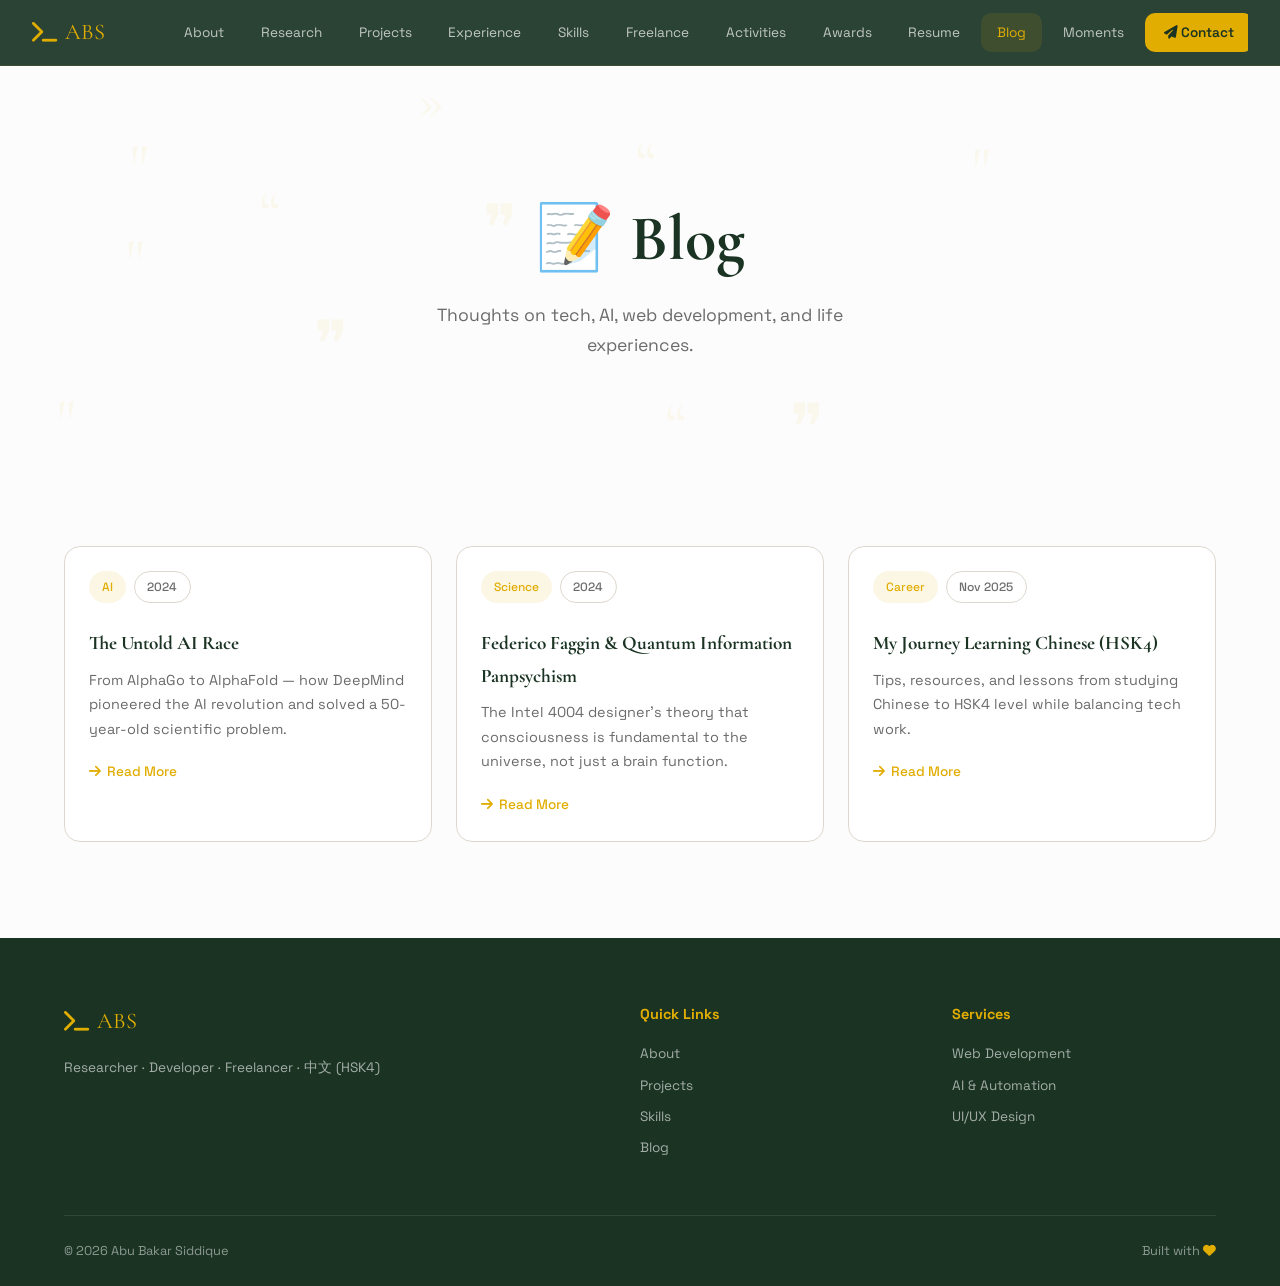
<file: blog/index.html>
﻿<!DOCTYPE html>
<html lang="en">
<head>
  <meta charset="UTF-8" />
  <meta name="viewport" content="width=device-width, initial-scale=1.0" />
  <title>Blog · Abu Bakar Siddique</title>
  <meta name="description" content="Read articles on tech, AI, web development, and life by Abu Bakar Siddique." />
  <link rel="preconnect" href="https://fonts.googleapis.com" />
  <link rel="preconnect" href="https://fonts.gstatic.com" crossorigin />
  <link href="https://fonts.googleapis.com/css2?family=Cormorant+Garamond:ital,wght@0,400;0,600;0,700;1,400&family=Space+Grotesk:wght@400;500;600;700&family=IBM+Plex+Mono:wght@400;500&display=swap" rel="stylesheet" />
  <link rel="stylesheet" href="https://cdnjs.cloudflare.com/ajax/libs/font-awesome/6.5.0/css/all.min.css" />
  <link rel="stylesheet" href="../css/style.css" />
  <style>
    .blog-hero { min-height: 50vh; display: flex; align-items: center; justify-content: center; text-align: center; padding-top: 6rem; position: relative; overflow: hidden; }
    .blog-hero-bg { position: absolute; inset: 0; z-index: 0; }
    .blog-hero-bg .blog-float-quote { position: absolute; font-size: 4rem; font-family: var(--font-display); color: var(--accent); opacity: 0.06; animation: blogFloat var(--dur) ease-in-out infinite; animation-delay: var(--delay); }
    @keyframes blogFloat { 0%, 100% { transform: translateY(0) scale(1); } 50% { transform: translateY(-15px) scale(1.1); } }
    .blog-hero-content { position: relative; z-index: 1; }
    .blog-hero-content h1 { font-family: var(--font-display); font-size: clamp(2.5rem, 6vw, 4rem); color: var(--primary); margin-bottom: 0.5rem; }
    .blog-hero-content p { color: var(--text-muted); font-size: 1.1rem; max-width: 500px; margin: 0 auto; }
    .blog-post-full { max-width: 800px; margin: 0 auto; padding: 2rem 0; }
    .blog-post-full h1 { font-family: var(--font-display); font-size: 2.5rem; color: var(--primary); margin-bottom: 0.5rem; }
    .blog-post-full .meta { color: var(--text-muted); font-size: 0.85rem; margin-bottom: 2rem; display: flex; gap: 1rem; flex-wrap: wrap; }
    .blog-post-full .meta span { display: flex; align-items: center; gap: 0.3rem; }
    .blog-post-full p { color: var(--text-muted); font-size: 1rem; line-height: 1.8; margin-bottom: 1.2rem; }
    .blog-post-full h2 { font-family: var(--font-display); font-size: 1.8rem; color: var(--primary); margin: 2rem 0 1rem; }
    .blog-post-full h3 { font-family: var(--font-display); font-size: 1.3rem; color: var(--primary); margin: 1.5rem 0 0.8rem; }
    .blog-post-full ul, .blog-post-full ol { padding-left: 1.5rem; margin-bottom: 1.2rem; }
    .blog-post-full ul li, .blog-post-full ol li { color: var(--text-muted); font-size: 1rem; line-height: 1.8; }
    .blog-post-full pre { background: var(--primary); color: #fff; padding: 1.2rem; border-radius: var(--radius-sm); overflow-x: auto; margin-bottom: 1.2rem; font-family: var(--font-mono); font-size: 0.85rem; }
    .blog-post-full code { font-family: var(--font-mono); font-size: 0.85rem; }
    .blog-post-full blockquote { border-left: 3px solid var(--accent); padding-left: 1.2rem; margin: 1.5rem 0; color: var(--text-muted); font-style: italic; }
    .blog-post-full img { width: 100%; border-radius: var(--radius-sm); margin: 1.5rem 0; }
    .blog-nav-back { display: inline-flex; align-items: center; gap: 0.5rem; color: var(--primary); font-size: 0.9rem; margin-bottom: 2rem; transition: var(--transition); }
    .blog-nav-back:hover { color: var(--accent); }
  </style>
</head>
<body>
  <!-- Scroll Progress -->
  <div class="scroll-progress" id="scrollProgress"></div>

  <!-- Navigation -->
  <nav class="nav" id="nav">
    <a href="../index.html" class="logo"><i class="fas fa-terminal"></i> ABS</a>
    <div class="nav-links" id="navLinks">
      <a href="../index.html#about" class="nav-link">About</a>
      <a href="../index.html#research" class="nav-link">Research</a>
      <a href="../index.html#projects" class="nav-link">Projects</a>
      <a href="../index.html#experience" class="nav-link">Experience</a>
      <a href="../index.html#skills" class="nav-link">Skills</a>
      <a href="../index.html#freelance" class="nav-link">Freelance</a>
      <a href="../index.html#activities" class="nav-link">Activities</a>
      <a href="../index.html#awards" class="nav-link">Awards</a>
      <a href="../index.html#resume" class="nav-link">Resume</a>
      <a href="../index.html#blog" class="nav-link active">Blog</a>
      <a href="../index.html#moments" class="nav-link">Moments</a>
      <a href="../index.html#contact" class="nav-link nav-cta"><i class="fas fa-paper-plane"></i> Contact</a>
    </div>
    <button class="nav-toggle" id="navToggle" aria-label="Toggle navigation">
      <span></span><span></span><span></span>
    </button>
  </nav>

  <!-- Blog Hero -->
  <section class="blog-hero">
    <div class="blog-hero-bg" id="blogHeroBg"></div>
    <div class="blog-hero-content">
      <h1>📝 Blog</h1>
      <p>Thoughts on tech, AI, web development, and life experiences.</p>
    </div>
  </section>

  <!-- Blog Posts -->
  <section class="section">
    <div class="container">
      <div class="cards-grid">
        <div class="card is-clickable fade-in">
          <a href="blog-1.html" class="card-link"></a>
          <div class="card-top"><span class="chip">AI</span><span class="chip ghost">2024</span></div>
          <div class="card-body">
            <h3>The Untold AI Race</h3>
            <p>From AlphaGo to AlphaFold — how DeepMind pioneered the AI revolution and solved a 50-year-old scientific problem.</p>
            <span class="link"><i class="fas fa-arrow-right"></i> Read More</span>
          </div>
        </div>
        <div class="card is-clickable fade-in">
          <a href="blog-2.html" class="card-link"></a>
          <div class="card-top"><span class="chip">Science</span><span class="chip ghost">2024</span></div>
          <div class="card-body">
            <h3>Federico Faggin & Quantum Information Panpsychism</h3>
            <p>The Intel 4004 designer's theory that consciousness is fundamental to the universe, not just a brain function.</p>
            <span class="link"><i class="fas fa-arrow-right"></i> Read More</span>
          </div>
        </div>
        <div class="card is-clickable fade-in">
          <a href="blog-3.html" class="card-link"></a>
          <div class="card-top"><span class="chip">Career</span><span class="chip ghost">Nov 2025</span></div>
          <div class="card-body">
            <h3>My Journey Learning Chinese (HSK4)</h3>
            <p>Tips, resources, and lessons from studying Chinese to HSK4 level while balancing tech work.</p>
            <span class="link"><i class="fas fa-arrow-right"></i> Read More</span>
          </div>
        </div>
      </div>
    </div>
  </section>

  <!-- Footer -->
  <footer class="footer">
    <div class="container">
      <div class="footer-grid">
        <div>
          <div class="logo"><i class="fas fa-terminal"></i> ABS</div>
          <p>Researcher · Developer · Freelancer · 中文 (HSK4)</p>
        </div>
        <div>
          <h4>Quick Links</h4>
          <a href="../index.html#about">About</a>
          <a href="../index.html#projects">Projects</a>
          <a href="../index.html#skills">Skills</a>
          <a href="../index.html#blog">Blog</a>
        </div>
        <div>
          <h4>Services</h4>
          <a href="../freelancing/freelancing.html">Web Development</a>
          <a href="../freelancing/freelancing.html">AI & Automation</a>
          <a href="../freelancing/freelancing.html">UI/UX Design</a>
        </div>
      </div>
      <div class="footer-bottom">
        <span>&copy; 2026 Abu Bakar Siddique</span>
        <span>Built with <i class="fas fa-heart" style="color:var(--accent)"></i></span>
      </div>
    </div>
  </footer>

  <button class="back-top" id="backTop" aria-label="Back to top"><i class="fas fa-arrow-up"></i></button>

  <script>
    // Scroll progress
    const progressBar = document.getElementById('scrollProgress');
    window.addEventListener('scroll', () => {
      const scrollTop = window.scrollY;
      const docHeight = document.documentElement.scrollHeight - window.innerHeight;
      progressBar.style.width = ((scrollTop / docHeight) * 100) + '%';
    });

    // Nav toggle
    const navToggle = document.getElementById('navToggle');
    const navLinks = document.getElementById('navLinks');
    navToggle.addEventListener('click', () => {
      navLinks.classList.toggle('open');
      navToggle.classList.toggle('open');
    });

    // Back to top
    const backTop = document.getElementById('backTop');
    window.addEventListener('scroll', () => backTop.classList.toggle('show', window.scrollY > 500));
    backTop.addEventListener('click', () => window.scrollTo({ top: 0, behavior: 'smooth' }));

    // Fade-in
    const observer = new IntersectionObserver((entries) => {
      entries.forEach(entry => { if (entry.isIntersecting) { entry.target.classList.add('visible'); observer.unobserve(entry.target); } });
    }, { threshold: 0.1 });
    document.querySelectorAll('.fade-in').forEach(el => observer.observe(el));

    // Blog hero floating quotes
    const heroBg = document.getElementById('blogHeroBg');
    if (heroBg) {
      const quotes = ['"', '"', '"', '"', '❝', '❞', '“', '”', '«', '»'];
      for (let i = 0; i < 12; i++) {
        const span = document.createElement('span');
        span.className = 'blog-float-quote';
        span.textContent = quotes[Math.floor(Math.random() * quotes.length)];
        span.style.left = Math.random() * 100 + '%';
        span.style.top = Math.random() * 100 + '%';
        span.style.setProperty('--dur', (Math.random() * 8 + 5) + 's');
        span.style.setProperty('--delay', (Math.random() * 4) + 's');
        heroBg.appendChild(span);
      }
    }
  </script>
</body>
</html>
</file>
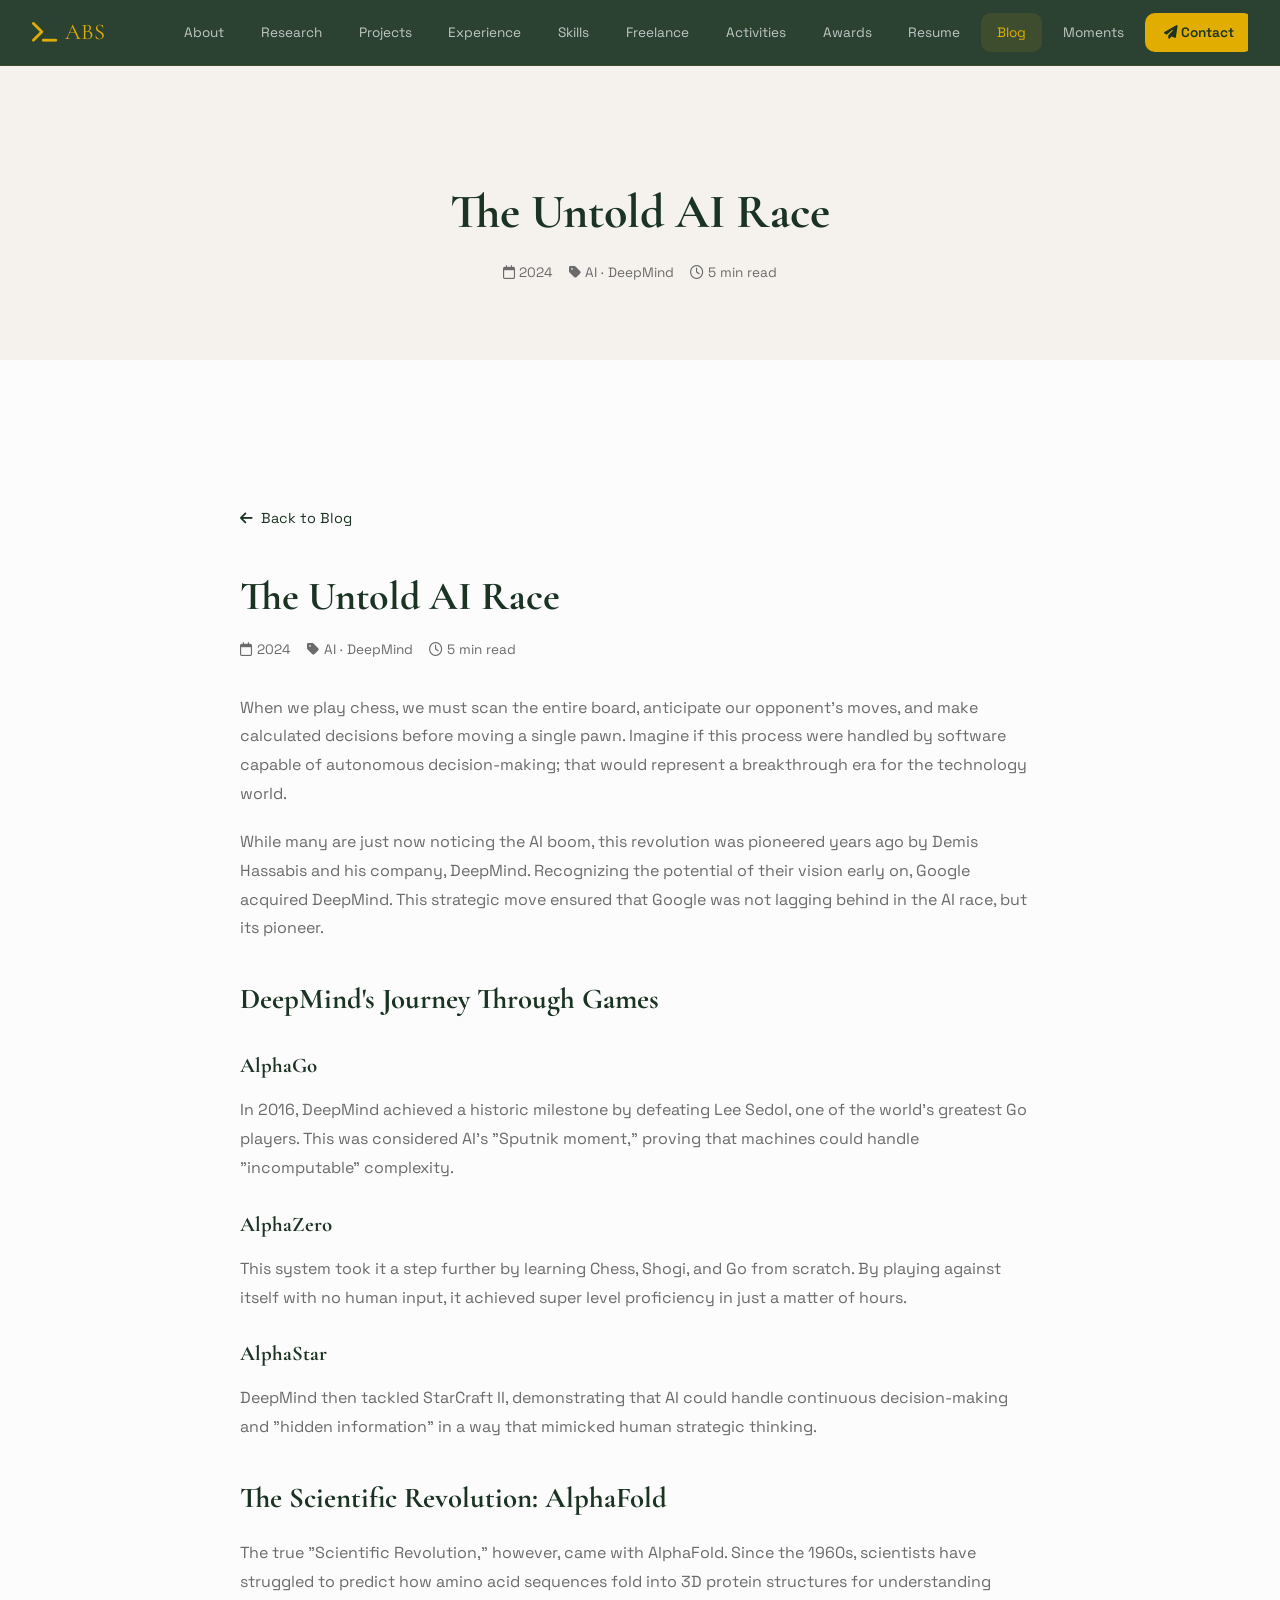
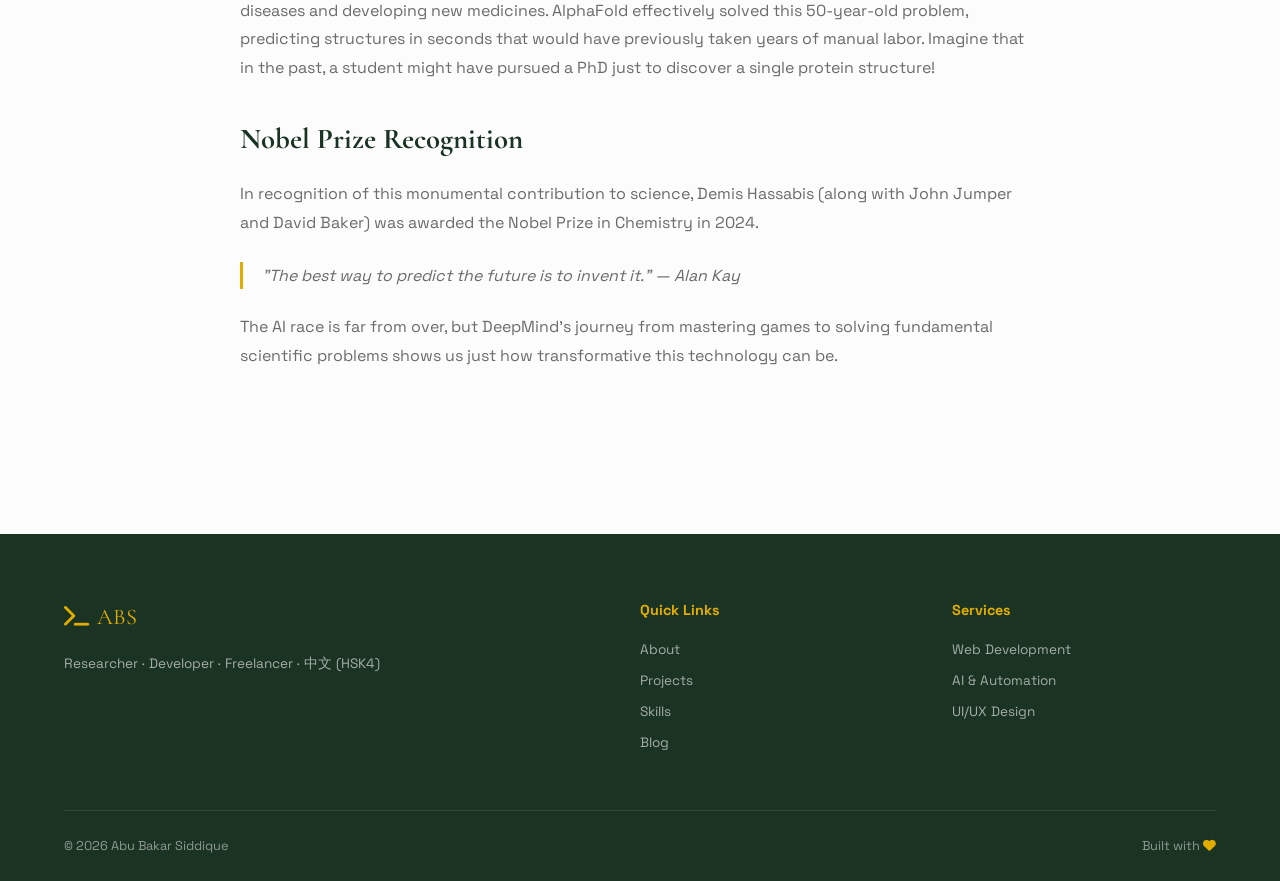
<file: blog/blog-1.html>
﻿<!DOCTYPE html>
<html lang="en">
<head>
  <meta charset="UTF-8" />
  <meta name="viewport" content="width=device-width, initial-scale=1.0" />
  <title>The Untold AI Race · Blog</title>
  <meta name="description" content="From AlphaGo to AlphaFold — how DeepMind pioneered the AI revolution and solved a 50-year-old scientific problem." />
  <link rel="preconnect" href="https://fonts.googleapis.com" />
  <link rel="preconnect" href="https://fonts.gstatic.com" crossorigin />
  <link href="https://fonts.googleapis.com/css2?family=Cormorant+Garamond:ital,wght@0,400;0,600;0,700;1,400&family=Space+Grotesk:wght@400;500;600;700&family=IBM+Plex+Mono:wght@400;500&display=swap" rel="stylesheet" />
  <link rel="stylesheet" href="https://cdnjs.cloudflare.com/ajax/libs/font-awesome/6.5.0/css/all.min.css" />
  <link rel="stylesheet" href="../css/style.css" />
  <style>
    .blog-hero { min-height: 40vh; display: flex; align-items: center; justify-content: center; text-align: center; padding-top: 6rem; position: relative; overflow: hidden; background: var(--bg-2); }
    .blog-hero-content { position: relative; z-index: 1; }
    .blog-hero-content h1 { font-family: var(--font-display); font-size: clamp(2rem, 5vw, 3rem); color: var(--primary); margin-bottom: 0.5rem; }
    .blog-hero-content .meta { color: var(--text-muted); font-size: 0.85rem; display: flex; gap: 1rem; justify-content: center; flex-wrap: wrap; }
    .blog-post-full { max-width: 800px; margin: 0 auto; padding: 3rem 0; }
    .blog-post-full h1 { font-family: var(--font-display); font-size: 2.5rem; color: var(--primary); margin-bottom: 0.5rem; }
    .blog-post-full .meta { color: var(--text-muted); font-size: 0.85rem; margin-bottom: 2rem; display: flex; gap: 1rem; flex-wrap: wrap; }
    .blog-post-full .meta span { display: flex; align-items: center; gap: 0.3rem; }
    .blog-post-full p { color: var(--text-muted); font-size: 1rem; line-height: 1.8; margin-bottom: 1.2rem; }
    .blog-post-full h2 { font-family: var(--font-display); font-size: 1.8rem; color: var(--primary); margin: 2rem 0 1rem; }
    .blog-post-full h3 { font-family: var(--font-display); font-size: 1.3rem; color: var(--primary); margin: 1.5rem 0 0.8rem; }
    .blog-post-full ul, .blog-post-full ol { padding-left: 1.5rem; margin-bottom: 1.2rem; }
    .blog-post-full ul li, .blog-post-full ol li { color: var(--text-muted); font-size: 1rem; line-height: 1.8; }
    .blog-post-full pre { background: var(--primary); color: #fff; padding: 1.2rem; border-radius: var(--radius-sm); overflow-x: auto; margin-bottom: 1.2rem; font-family: var(--font-mono); font-size: 0.85rem; }
    .blog-post-full code { font-family: var(--font-mono); font-size: 0.85rem; }
    .blog-post-full blockquote { border-left: 3px solid var(--accent); padding-left: 1.2rem; margin: 1.5rem 0; color: var(--text-muted); font-style: italic; }
    .blog-post-full img { width: 100%; border-radius: var(--radius-sm); margin: 1.5rem 0; }
    .blog-nav-back { display: inline-flex; align-items: center; gap: 0.5rem; color: var(--primary); font-size: 0.9rem; margin-bottom: 2rem; transition: var(--transition); }
    .blog-nav-back:hover { color: var(--accent); }
  </style>
</head>
<body>
  <div class="scroll-progress" id="scrollProgress"></div>

  <nav class="nav" id="nav">
    <a href="../index.html" class="logo"><i class="fas fa-terminal"></i> ABS</a>
    <div class="nav-links" id="navLinks">
      <a href="../index.html#about" class="nav-link">About</a>
      <a href="../index.html#research" class="nav-link">Research</a>
      <a href="../index.html#projects" class="nav-link">Projects</a>
      <a href="../index.html#experience" class="nav-link">Experience</a>
      <a href="../index.html#skills" class="nav-link">Skills</a>
      <a href="../index.html#freelance" class="nav-link">Freelance</a>
      <a href="../index.html#activities" class="nav-link">Activities</a>
      <a href="../index.html#awards" class="nav-link">Awards</a>
      <a href="../index.html#resume" class="nav-link">Resume</a>
      <a href="index.html" class="nav-link active">Blog</a>
      <a href="../index.html#moments" class="nav-link">Moments</a>
      <a href="../index.html#contact" class="nav-link nav-cta"><i class="fas fa-paper-plane"></i> Contact</a>
    </div>
    <button class="nav-toggle" id="navToggle" aria-label="Toggle navigation">
      <span></span><span></span><span></span>
    </button>
  </nav>

  <section class="blog-hero">
    <div class="blog-hero-content">
      <h1>The Untold AI Race</h1>
      <div class="meta">
        <span><i class="far fa-calendar"></i> 2024</span>
        <span><i class="fas fa-tag"></i> AI · DeepMind</span>
        <span><i class="far fa-clock"></i> 5 min read</span>
      </div>
    </div>
  </section>

  <section class="section">
    <div class="container blog-post-full">
      <a href="index.html" class="blog-nav-back"><i class="fas fa-arrow-left"></i> Back to Blog</a>

      <h1>The Untold AI Race</h1>
      <div class="meta">
        <span><i class="far fa-calendar"></i> 2024</span>
        <span><i class="fas fa-tag"></i> AI · DeepMind</span>
        <span><i class="far fa-clock"></i> 5 min read</span>
      </div>

      <p>When we play chess, we must scan the entire board, anticipate our opponent's moves, and make calculated decisions before moving a single pawn. Imagine if this process were handled by software capable of autonomous decision-making; that would represent a breakthrough era for the technology world.</p>

      <p>While many are just now noticing the AI boom, this revolution was pioneered years ago by Demis Hassabis and his company, DeepMind. Recognizing the potential of their vision early on, Google acquired DeepMind. This strategic move ensured that Google was not lagging behind in the AI race, but its pioneer.</p>

      <h2>DeepMind's Journey Through Games</h2>

      <h3>AlphaGo</h3>
      <p>In 2016, DeepMind achieved a historic milestone by defeating Lee Sedol, one of the world's greatest Go players. This was considered AI's "Sputnik moment," proving that machines could handle "incomputable" complexity.</p>

      <h3>AlphaZero</h3>
      <p>This system took it a step further by learning Chess, Shogi, and Go from scratch. By playing against itself with no human input, it achieved super level proficiency in just a matter of hours.</p>

      <h3>AlphaStar</h3>
      <p>DeepMind then tackled StarCraft II, demonstrating that AI could handle continuous decision-making and "hidden information" in a way that mimicked human strategic thinking.</p>

      <h2>The Scientific Revolution: AlphaFold</h2>
      <p>The true "Scientific Revolution," however, came with AlphaFold. Since the 1960s, scientists have struggled to predict how amino acid sequences fold into 3D protein structures for understanding diseases and developing new medicines. AlphaFold effectively solved this 50-year-old problem, predicting structures in seconds that would have previously taken years of manual labor. Imagine that in the past, a student might have pursued a PhD just to discover a single protein structure!</p>

      <h2>Nobel Prize Recognition</h2>
      <p>In recognition of this monumental contribution to science, Demis Hassabis (along with John Jumper and David Baker) was awarded the Nobel Prize in Chemistry in 2024.</p>

      <blockquote>
        "The best way to predict the future is to invent it." — Alan Kay
      </blockquote>

      <p>The AI race is far from over, but DeepMind's journey from mastering games to solving fundamental scientific problems shows us just how transformative this technology can be.</p>
    </div>
  </section>

  <footer class="footer">
    <div class="container">
      <div class="footer-grid">
        <div>
          <div class="logo"><i class="fas fa-terminal"></i> ABS</div>
          <p>Researcher · Developer · Freelancer · 中文 (HSK4)</p>
        </div>
        <div>
          <h4>Quick Links</h4>
          <a href="../index.html#about">About</a>
          <a href="../index.html#projects">Projects</a>
          <a href="../index.html#skills">Skills</a>
          <a href="index.html">Blog</a>
        </div>
        <div>
          <h4>Services</h4>
          <a href="../freelancing/freelancing.html">Web Development</a>
          <a href="../freelancing/freelancing.html">AI & Automation</a>
          <a href="../freelancing/freelancing.html">UI/UX Design</a>
        </div>
      </div>
      <div class="footer-bottom">
        <span>&copy; 2026 Abu Bakar Siddique</span>
        <span>Built with <i class="fas fa-heart" style="color:var(--accent)"></i></span>
      </div>
    </div>
  </footer>

  <button class="back-top" id="backTop" aria-label="Back to top"><i class="fas fa-arrow-up"></i></button>

  <script>
    const progressBar = document.getElementById('scrollProgress');
    window.addEventListener('scroll', () => {
      const scrollTop = window.scrollY;
      const docHeight = document.documentElement.scrollHeight - window.innerHeight;
      progressBar.style.width = ((scrollTop / docHeight) * 100) + '%';
    });
    const navToggle = document.getElementById('navToggle');
    const navLinks = document.getElementById('navLinks');
    navToggle.addEventListener('click', () => { navLinks.classList.toggle('open'); navToggle.classList.toggle('open'); });
    const backTop = document.getElementById('backTop');
    window.addEventListener('scroll', () => backTop.classList.toggle('show', window.scrollY > 500));
    backTop.addEventListener('click', () => window.scrollTo({ top: 0, behavior: 'smooth' }));
  </script>
</body>
</html>
</file>
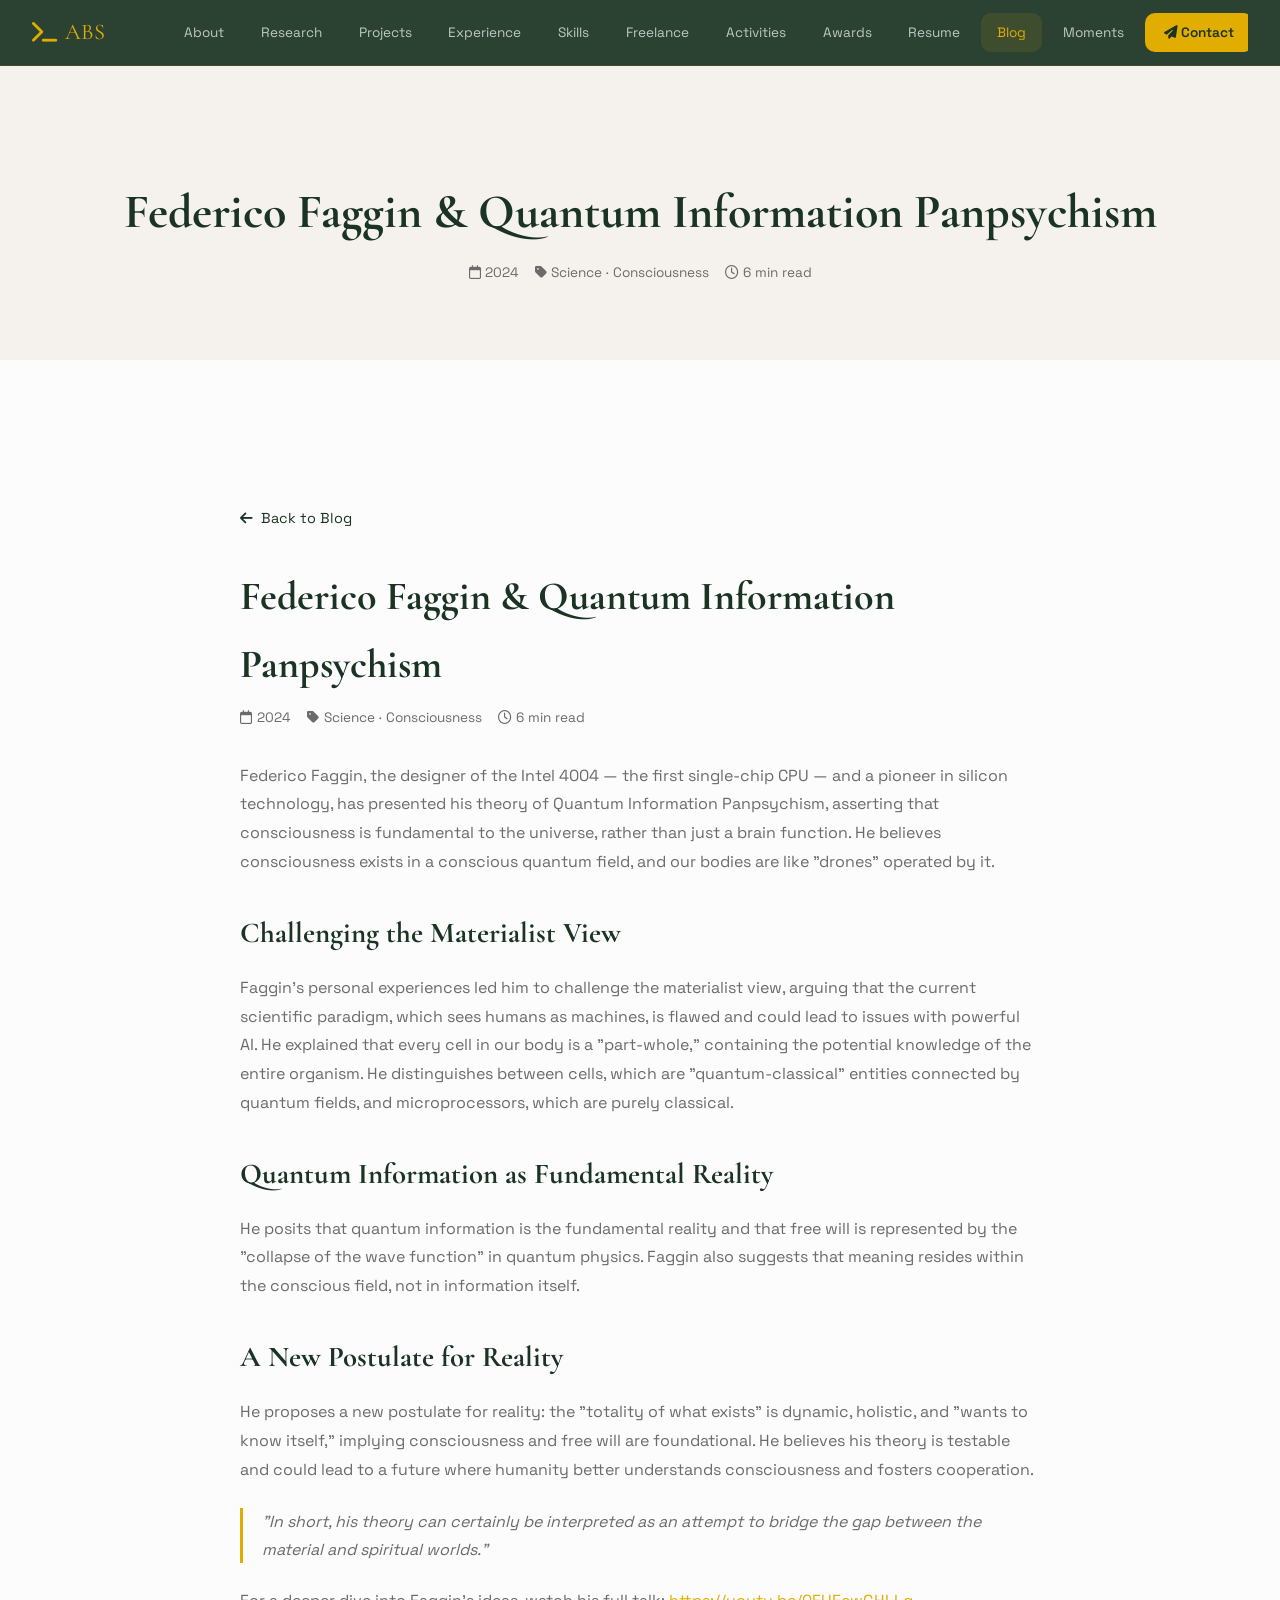
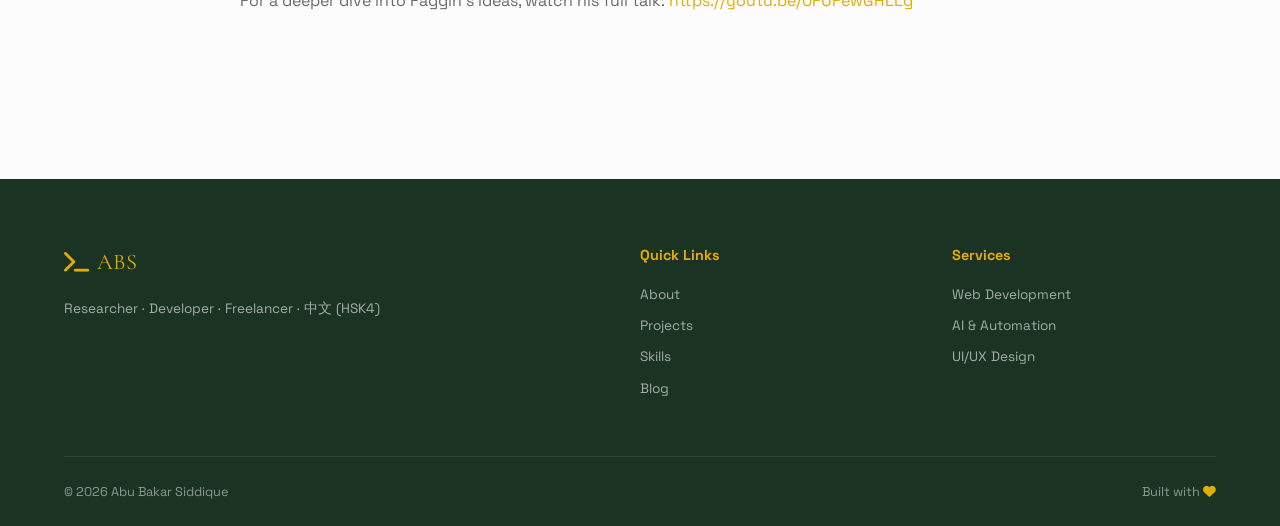
<file: blog/blog-2.html>
﻿<!DOCTYPE html>
<html lang="en">
<head>
  <meta charset="UTF-8" />
  <meta name="viewport" content="width=device-width, initial-scale=1.0" />
  <title>Federico Faggin & Quantum Information Panpsychism · Blog</title>
  <meta name="description" content="The Intel 4004 designer's theory that consciousness is fundamental to the universe, not just a brain function." />
  <link rel="preconnect" href="https://fonts.googleapis.com" />
  <link rel="preconnect" href="https://fonts.gstatic.com" crossorigin />
  <link href="https://fonts.googleapis.com/css2?family=Cormorant+Garamond:ital,wght@0,400;0,600;0,700;1,400&family=Space+Grotesk:wght@400;500;600;700&family=IBM+Plex+Mono:wght@400;500&display=swap" rel="stylesheet" />
  <link rel="stylesheet" href="https://cdnjs.cloudflare.com/ajax/libs/font-awesome/6.5.0/css/all.min.css" />
  <link rel="stylesheet" href="../css/style.css" />
  <style>
    .blog-hero { min-height: 40vh; display: flex; align-items: center; justify-content: center; text-align: center; padding-top: 6rem; position: relative; overflow: hidden; background: var(--bg-2); }
    .blog-hero-content { position: relative; z-index: 1; }
    .blog-hero-content h1 { font-family: var(--font-display); font-size: clamp(2rem, 5vw, 3rem); color: var(--primary); margin-bottom: 0.5rem; }
    .blog-hero-content .meta { color: var(--text-muted); font-size: 0.85rem; display: flex; gap: 1rem; justify-content: center; flex-wrap: wrap; }
    .blog-post-full { max-width: 800px; margin: 0 auto; padding: 3rem 0; }
    .blog-post-full h1 { font-family: var(--font-display); font-size: 2.5rem; color: var(--primary); margin-bottom: 0.5rem; }
    .blog-post-full .meta { color: var(--text-muted); font-size: 0.85rem; margin-bottom: 2rem; display: flex; gap: 1rem; flex-wrap: wrap; }
    .blog-post-full .meta span { display: flex; align-items: center; gap: 0.3rem; }
    .blog-post-full p { color: var(--text-muted); font-size: 1rem; line-height: 1.8; margin-bottom: 1.2rem; }
    .blog-post-full h2 { font-family: var(--font-display); font-size: 1.8rem; color: var(--primary); margin: 2rem 0 1rem; }
    .blog-post-full h3 { font-family: var(--font-display); font-size: 1.3rem; color: var(--primary); margin: 1.5rem 0 0.8rem; }
    .blog-post-full ul, .blog-post-full ol { padding-left: 1.5rem; margin-bottom: 1.2rem; }
    .blog-post-full ul li, .blog-post-full ol li { color: var(--text-muted); font-size: 1rem; line-height: 1.8; }
    .blog-post-full pre { background: var(--primary); color: #fff; padding: 1.2rem; border-radius: var(--radius-sm); overflow-x: auto; margin-bottom: 1.2rem; font-family: var(--font-mono); font-size: 0.85rem; }
    .blog-post-full code { font-family: var(--font-mono); font-size: 0.85rem; }
    .blog-post-full blockquote { border-left: 3px solid var(--accent); padding-left: 1.2rem; margin: 1.5rem 0; color: var(--text-muted); font-style: italic; }
    .blog-post-full img { width: 100%; border-radius: var(--radius-sm); margin: 1.5rem 0; }
    .blog-nav-back { display: inline-flex; align-items: center; gap: 0.5rem; color: var(--primary); font-size: 0.9rem; margin-bottom: 2rem; transition: var(--transition); }
    .blog-nav-back:hover { color: var(--accent); }
  </style>
</head>
<body>
  <div class="scroll-progress" id="scrollProgress"></div>

  <nav class="nav" id="nav">
    <a href="../index.html" class="logo"><i class="fas fa-terminal"></i> ABS</a>
    <div class="nav-links" id="navLinks">
      <a href="../index.html#about" class="nav-link">About</a>
      <a href="../index.html#research" class="nav-link">Research</a>
      <a href="../index.html#projects" class="nav-link">Projects</a>
      <a href="../index.html#experience" class="nav-link">Experience</a>
      <a href="../index.html#skills" class="nav-link">Skills</a>
      <a href="../index.html#freelance" class="nav-link">Freelance</a>
      <a href="../index.html#activities" class="nav-link">Activities</a>
      <a href="../index.html#awards" class="nav-link">Awards</a>
      <a href="../index.html#resume" class="nav-link">Resume</a>
      <a href="index.html" class="nav-link active">Blog</a>
      <a href="../index.html#moments" class="nav-link">Moments</a>
      <a href="../index.html#contact" class="nav-link nav-cta"><i class="fas fa-paper-plane"></i> Contact</a>
    </div>
    <button class="nav-toggle" id="navToggle" aria-label="Toggle navigation">
      <span></span><span></span><span></span>
    </button>
  </nav>

  <section class="blog-hero">
    <div class="blog-hero-content">
      <h1>Federico Faggin & Quantum Information Panpsychism</h1>
      <div class="meta">
        <span><i class="far fa-calendar"></i> 2024</span>
        <span><i class="fas fa-tag"></i> Science · Consciousness</span>
        <span><i class="far fa-clock"></i> 6 min read</span>
      </div>
    </div>
  </section>

  <section class="section">
    <div class="container blog-post-full">
      <a href="index.html" class="blog-nav-back"><i class="fas fa-arrow-left"></i> Back to Blog</a>

      <h1>Federico Faggin & Quantum Information Panpsychism</h1>
      <div class="meta">
        <span><i class="far fa-calendar"></i> 2024</span>
        <span><i class="fas fa-tag"></i> Science · Consciousness</span>
        <span><i class="far fa-clock"></i> 6 min read</span>
      </div>

      <p>Federico Faggin, the designer of the Intel 4004 — the first single-chip CPU — and a pioneer in silicon technology, has presented his theory of Quantum Information Panpsychism, asserting that consciousness is fundamental to the universe, rather than just a brain function. He believes consciousness exists in a conscious quantum field, and our bodies are like "drones" operated by it.</p>

      <h2>Challenging the Materialist View</h2>
      <p>Faggin's personal experiences led him to challenge the materialist view, arguing that the current scientific paradigm, which sees humans as machines, is flawed and could lead to issues with powerful AI. He explained that every cell in our body is a "part-whole," containing the potential knowledge of the entire organism. He distinguishes between cells, which are "quantum-classical" entities connected by quantum fields, and microprocessors, which are purely classical.</p>

      <h2>Quantum Information as Fundamental Reality</h2>
      <p>He posits that quantum information is the fundamental reality and that free will is represented by the "collapse of the wave function" in quantum physics. Faggin also suggests that meaning resides within the conscious field, not in information itself.</p>

      <h2>A New Postulate for Reality</h2>
      <p>He proposes a new postulate for reality: the "totality of what exists" is dynamic, holistic, and "wants to know itself," implying consciousness and free will are foundational. He believes his theory is testable and could lead to a future where humanity better understands consciousness and fosters cooperation.</p>

      <blockquote>
        "In short, his theory can certainly be interpreted as an attempt to bridge the gap between the material and spiritual worlds."
      </blockquote>

      <p>For a deeper dive into Faggin's ideas, watch his full talk: <a href="https://youtu.be/0FUFewGHLLg?si=CB4OCpHd3_Eu7eS1" target="_blank" style="color:var(--accent)">https://youtu.be/0FUFewGHLLg</a></p>
    </div>
  </section>

  <footer class="footer">
    <div class="container">
      <div class="footer-grid">
        <div>
          <div class="logo"><i class="fas fa-terminal"></i> ABS</div>
          <p>Researcher · Developer · Freelancer · 中文 (HSK4)</p>
        </div>
        <div>
          <h4>Quick Links</h4>
          <a href="../index.html#about">About</a>
          <a href="../index.html#projects">Projects</a>
          <a href="../index.html#skills">Skills</a>
          <a href="index.html">Blog</a>
        </div>
        <div>
          <h4>Services</h4>
          <a href="../freelancing/freelancing.html">Web Development</a>
          <a href="../freelancing/freelancing.html">AI & Automation</a>
          <a href="../freelancing/freelancing.html">UI/UX Design</a>
        </div>
      </div>
      <div class="footer-bottom">
        <span>&copy; 2026 Abu Bakar Siddique</span>
        <span>Built with <i class="fas fa-heart" style="color:var(--accent)"></i></span>
      </div>
    </div>
  </footer>

  <button class="back-top" id="backTop" aria-label="Back to top"><i class="fas fa-arrow-up"></i></button>

  <script>
    const progressBar = document.getElementById('scrollProgress');
    window.addEventListener('scroll', () => {
      const scrollTop = window.scrollY;
      const docHeight = document.documentElement.scrollHeight - window.innerHeight;
      progressBar.style.width = ((scrollTop / docHeight) * 100) + '%';
    });
    const navToggle = document.getElementById('navToggle');
    const navLinks = document.getElementById('navLinks');
    navToggle.addEventListener('click', () => { navLinks.classList.toggle('open'); navToggle.classList.toggle('open'); });
    const backTop = document.getElementById('backTop');
    window.addEventListener('scroll', () => backTop.classList.toggle('show', window.scrollY > 500));
    backTop.addEventListener('click', () => window.scrollTo({ top: 0, behavior: 'smooth' }));
  </script>
</body>
</html>
</file>
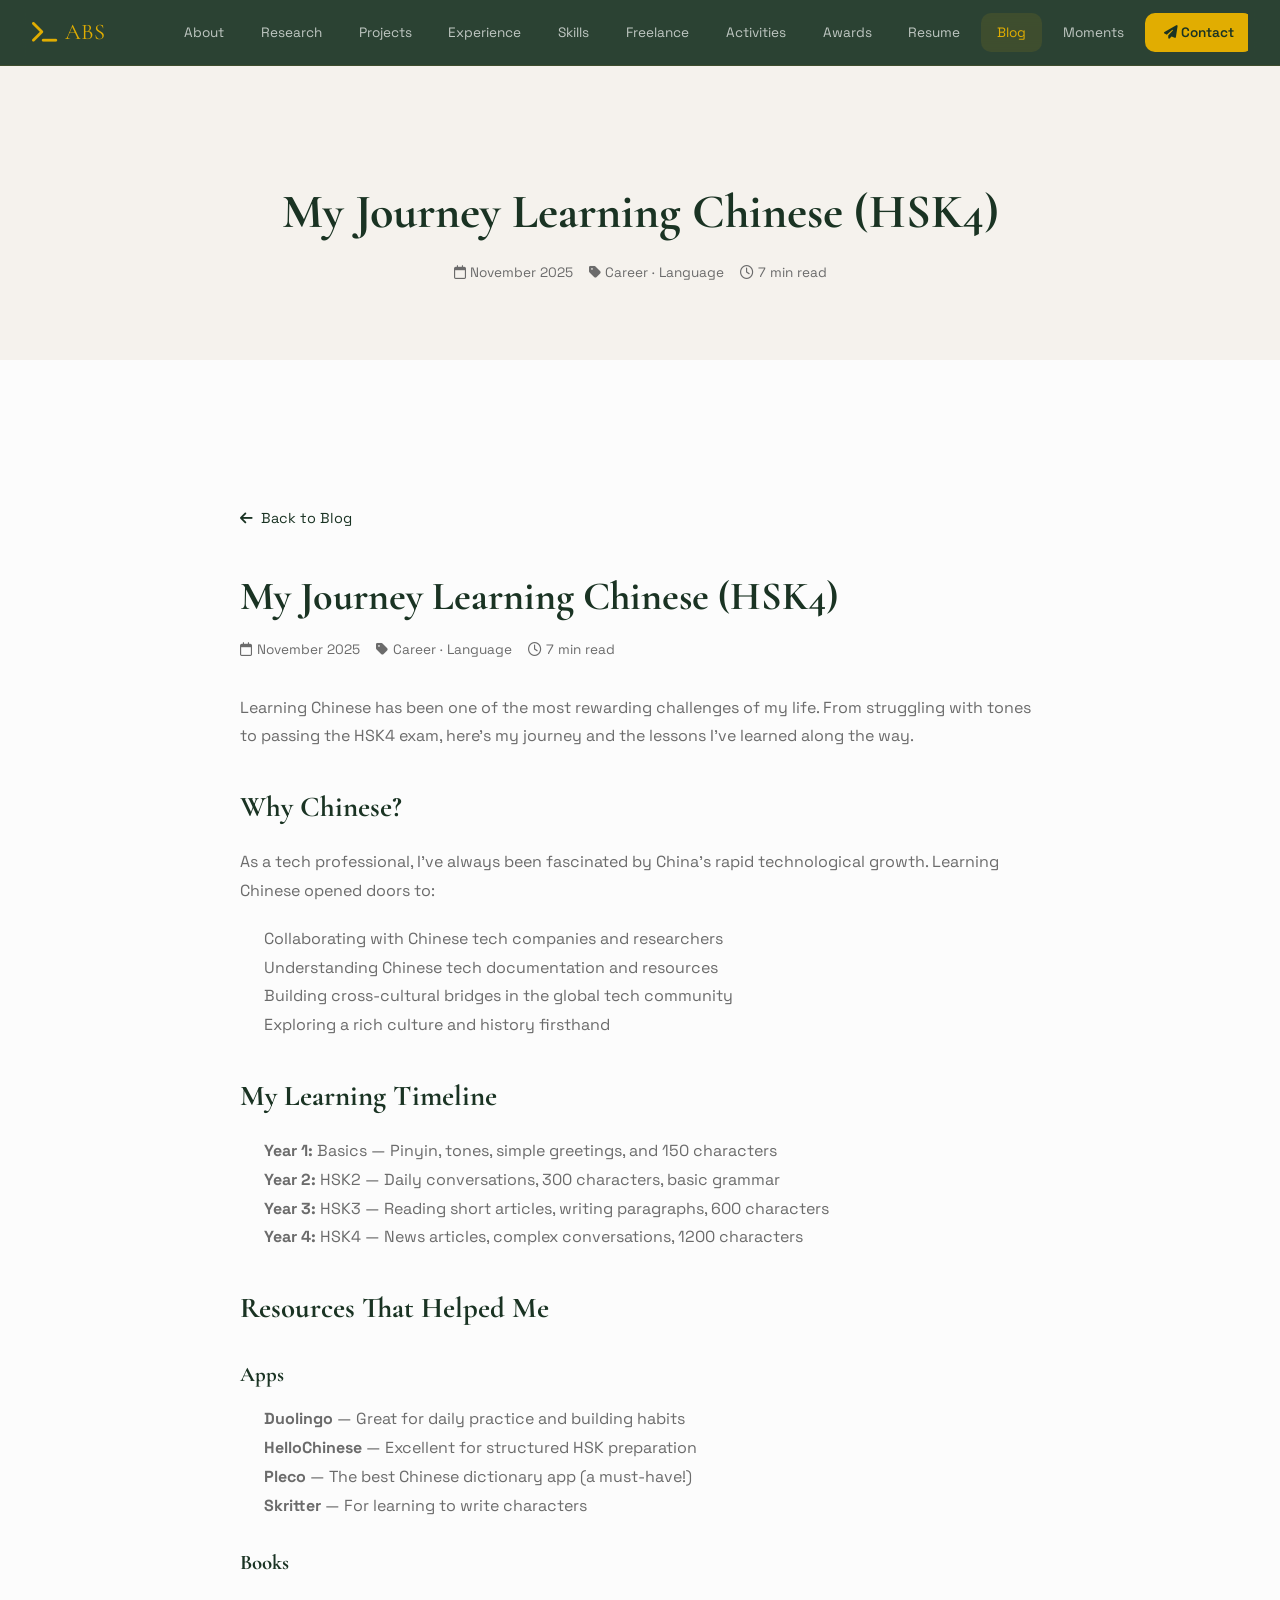
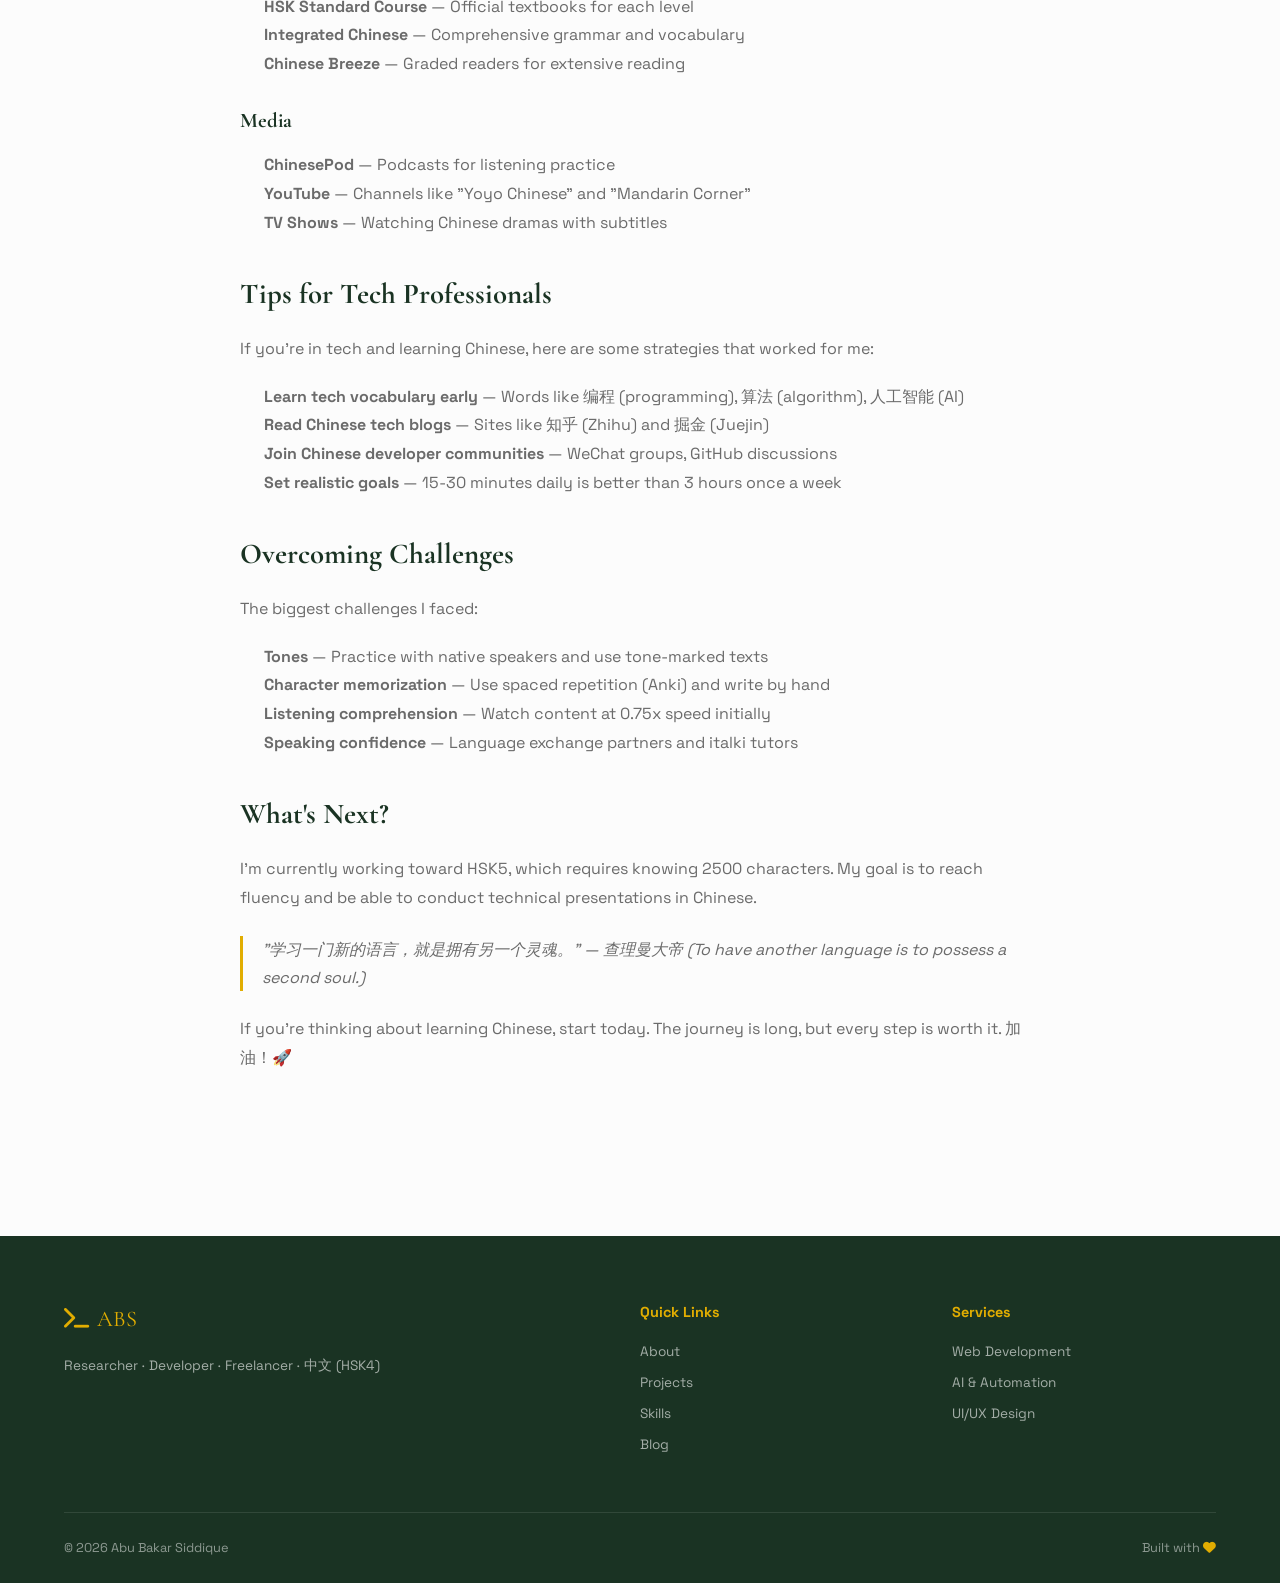
<file: blog/blog-3.html>
﻿<!DOCTYPE html>
<html lang="en">
<head>
  <meta charset="UTF-8" />
  <meta name="viewport" content="width=device-width, initial-scale=1.0" />
  <title>My Journey Learning Chinese (HSK4) · Blog</title>
  <meta name="description" content="Tips, resources, and lessons from studying Chinese to HSK4 level while balancing tech work." />
  <link rel="preconnect" href="https://fonts.googleapis.com" />
  <link rel="preconnect" href="https://fonts.gstatic.com" crossorigin />
  <link href="https://fonts.googleapis.com/css2?family=Cormorant+Garamond:ital,wght@0,400;0,600;0,700;1,400&family=Space+Grotesk:wght@400;500;600;700&family=IBM+Plex+Mono:wght@400;500&display=swap" rel="stylesheet" />
  <link rel="stylesheet" href="https://cdnjs.cloudflare.com/ajax/libs/font-awesome/6.5.0/css/all.min.css" />
  <link rel="stylesheet" href="../css/style.css" />
  <style>
    .blog-hero { min-height: 40vh; display: flex; align-items: center; justify-content: center; text-align: center; padding-top: 6rem; position: relative; overflow: hidden; background: var(--bg-2); }
    .blog-hero-content { position: relative; z-index: 1; }
    .blog-hero-content h1 { font-family: var(--font-display); font-size: clamp(2rem, 5vw, 3rem); color: var(--primary); margin-bottom: 0.5rem; }
    .blog-hero-content .meta { color: var(--text-muted); font-size: 0.85rem; display: flex; gap: 1rem; justify-content: center; flex-wrap: wrap; }
    .blog-post-full { max-width: 800px; margin: 0 auto; padding: 3rem 0; }
    .blog-post-full h1 { font-family: var(--font-display); font-size: 2.5rem; color: var(--primary); margin-bottom: 0.5rem; }
    .blog-post-full .meta { color: var(--text-muted); font-size: 0.85rem; margin-bottom: 2rem; display: flex; gap: 1rem; flex-wrap: wrap; }
    .blog-post-full .meta span { display: flex; align-items: center; gap: 0.3rem; }
    .blog-post-full p { color: var(--text-muted); font-size: 1rem; line-height: 1.8; margin-bottom: 1.2rem; }
    .blog-post-full h2 { font-family: var(--font-display); font-size: 1.8rem; color: var(--primary); margin: 2rem 0 1rem; }
    .blog-post-full h3 { font-family: var(--font-display); font-size: 1.3rem; color: var(--primary); margin: 1.5rem 0 0.8rem; }
    .blog-post-full ul, .blog-post-full ol { padding-left: 1.5rem; margin-bottom: 1.2rem; }
    .blog-post-full ul li, .blog-post-full ol li { color: var(--text-muted); font-size: 1rem; line-height: 1.8; }
    .blog-post-full pre { background: var(--primary); color: #fff; padding: 1.2rem; border-radius: var(--radius-sm); overflow-x: auto; margin-bottom: 1.2rem; font-family: var(--font-mono); font-size: 0.85rem; }
    .blog-post-full code { font-family: var(--font-mono); font-size: 0.85rem; }
    .blog-post-full blockquote { border-left: 3px solid var(--accent); padding-left: 1.2rem; margin: 1.5rem 0; color: var(--text-muted); font-style: italic; }
    .blog-post-full img { width: 100%; border-radius: var(--radius-sm); margin: 1.5rem 0; }
    .blog-nav-back { display: inline-flex; align-items: center; gap: 0.5rem; color: var(--primary); font-size: 0.9rem; margin-bottom: 2rem; transition: var(--transition); }
    .blog-nav-back:hover { color: var(--accent); }
  </style>
</head>
<body>
  <div class="scroll-progress" id="scrollProgress"></div>

  <nav class="nav" id="nav">
    <a href="../index.html" class="logo"><i class="fas fa-terminal"></i> ABS</a>
    <div class="nav-links" id="navLinks">
      <a href="../index.html#about" class="nav-link">About</a>
      <a href="../index.html#research" class="nav-link">Research</a>
      <a href="../index.html#projects" class="nav-link">Projects</a>
      <a href="../index.html#experience" class="nav-link">Experience</a>
      <a href="../index.html#skills" class="nav-link">Skills</a>
      <a href="../index.html#freelance" class="nav-link">Freelance</a>
      <a href="../index.html#activities" class="nav-link">Activities</a>
      <a href="../index.html#awards" class="nav-link">Awards</a>
      <a href="../index.html#resume" class="nav-link">Resume</a>
      <a href="index.html" class="nav-link active">Blog</a>
      <a href="../index.html#moments" class="nav-link">Moments</a>
      <a href="../index.html#contact" class="nav-link nav-cta"><i class="fas fa-paper-plane"></i> Contact</a>
    </div>
    <button class="nav-toggle" id="navToggle" aria-label="Toggle navigation">
      <span></span><span></span><span></span>
    </button>
  </nav>

  <section class="blog-hero">
    <div class="blog-hero-content">
      <h1>My Journey Learning Chinese (HSK4)</h1>
      <div class="meta">
        <span><i class="far fa-calendar"></i> November 2025</span>
        <span><i class="fas fa-tag"></i> Career · Language</span>
        <span><i class="far fa-clock"></i> 7 min read</span>
      </div>
    </div>
  </section>

  <section class="section">
    <div class="container blog-post-full">
      <a href="index.html" class="blog-nav-back"><i class="fas fa-arrow-left"></i> Back to Blog</a>

      <h1>My Journey Learning Chinese (HSK4)</h1>
      <div class="meta">
        <span><i class="far fa-calendar"></i> November 2025</span>
        <span><i class="fas fa-tag"></i> Career · Language</span>
        <span><i class="far fa-clock"></i> 7 min read</span>
      </div>

      <p>Learning Chinese has been one of the most rewarding challenges of my life. From struggling with tones to passing the HSK4 exam, here's my journey and the lessons I've learned along the way.</p>

      <h2>Why Chinese?</h2>
      <p>As a tech professional, I've always been fascinated by China's rapid technological growth. Learning Chinese opened doors to:</p>
      <ul>
        <li>Collaborating with Chinese tech companies and researchers</li>
        <li>Understanding Chinese tech documentation and resources</li>
        <li>Building cross-cultural bridges in the global tech community</li>
        <li>Exploring a rich culture and history firsthand</li>
      </ul>

      <h2>My Learning Timeline</h2>
      <ul>
        <li><strong>Year 1:</strong> Basics — Pinyin, tones, simple greetings, and 150 characters</li>
        <li><strong>Year 2:</strong> HSK2 — Daily conversations, 300 characters, basic grammar</li>
        <li><strong>Year 3:</strong> HSK3 — Reading short articles, writing paragraphs, 600 characters</li>
        <li><strong>Year 4:</strong> HSK4 — News articles, complex conversations, 1200 characters</li>
      </ul>

      <h2>Resources That Helped Me</h2>
      <h3>Apps</h3>
      <ul>
        <li><strong>Duolingo</strong> — Great for daily practice and building habits</li>
        <li><strong>HelloChinese</strong> — Excellent for structured HSK preparation</li>
        <li><strong>Pleco</strong> — The best Chinese dictionary app (a must-have!)</li>
        <li><strong>Skritter</strong> — For learning to write characters</li>
      </ul>

      <h3>Books</h3>
      <ul>
        <li><strong>HSK Standard Course</strong> — Official textbooks for each level</li>
        <li><strong>Integrated Chinese</strong> — Comprehensive grammar and vocabulary</li>
        <li><strong>Chinese Breeze</strong> — Graded readers for extensive reading</li>
      </ul>

      <h3>Media</h3>
      <ul>
        <li><strong>ChinesePod</strong> — Podcasts for listening practice</li>
        <li><strong>YouTube</strong> — Channels like "Yoyo Chinese" and "Mandarin Corner"</li>
        <li><strong>TV Shows</strong> — Watching Chinese dramas with subtitles</li>
      </ul>

      <h2>Tips for Tech Professionals</h2>
      <p>If you're in tech and learning Chinese, here are some strategies that worked for me:</p>
      <ul>
        <li><strong>Learn tech vocabulary early</strong> — Words like 编程 (programming), 算法 (algorithm), 人工智能 (AI)</li>
        <li><strong>Read Chinese tech blogs</strong> — Sites like 知乎 (Zhihu) and 掘金 (Juejin)</li>
        <li><strong>Join Chinese developer communities</strong> — WeChat groups, GitHub discussions</li>
        <li><strong>Set realistic goals</strong> — 15-30 minutes daily is better than 3 hours once a week</li>
      </ul>

      <h2>Overcoming Challenges</h2>
      <p>The biggest challenges I faced:</p>
      <ul>
        <li><strong>Tones</strong> — Practice with native speakers and use tone-marked texts</li>
        <li><strong>Character memorization</strong> — Use spaced repetition (Anki) and write by hand</li>
        <li><strong>Listening comprehension</strong> — Watch content at 0.75x speed initially</li>
        <li><strong>Speaking confidence</strong> — Language exchange partners and italki tutors</li>
      </ul>

      <h2>What's Next?</h2>
      <p>I'm currently working toward HSK5, which requires knowing 2500 characters. My goal is to reach fluency and be able to conduct technical presentations in Chinese.</p>

      <blockquote>
        "学习一门新的语言，就是拥有另一个灵魂。" — 查理曼大帝
        (To have another language is to possess a second soul.)
      </blockquote>

      <p>If you're thinking about learning Chinese, start today. The journey is long, but every step is worth it. 加油！🚀</p>
    </div>
  </section>

  <footer class="footer">
    <div class="container">
      <div class="footer-grid">
        <div>
          <div class="logo"><i class="fas fa-terminal"></i> ABS</div>
          <p>Researcher · Developer · Freelancer · 中文 (HSK4)</p>
        </div>
        <div>
          <h4>Quick Links</h4>
          <a href="../index.html#about">About</a>
          <a href="../index.html#projects">Projects</a>
          <a href="../index.html#skills">Skills</a>
          <a href="index.html">Blog</a>
        </div>
        <div>
          <h4>Services</h4>
          <a href="../freelancing/freelancing.html">Web Development</a>
          <a href="../freelancing/freelancing.html">AI & Automation</a>
          <a href="../freelancing/freelancing.html">UI/UX Design</a>
        </div>
      </div>
      <div class="footer-bottom">
        <span>&copy; 2026 Abu Bakar Siddique</span>
        <span>Built with <i class="fas fa-heart" style="color:var(--accent)"></i></span>
      </div>
    </div>
  </footer>

  <button class="back-top" id="backTop" aria-label="Back to top"><i class="fas fa-arrow-up"></i></button>

  <script>
    const progressBar = document.getElementById('scrollProgress');
    window.addEventListener('scroll', () => {
      const scrollTop = window.scrollY;
      const docHeight = document.documentElement.scrollHeight - window.innerHeight;
      progressBar.style.width = ((scrollTop / docHeight) * 100) + '%';
    });
    const navToggle = document.getElementById('navToggle');
    const navLinks = document.getElementById('navLinks');
    navToggle.addEventListener('click', () => { navLinks.classList.toggle('open'); navToggle.classList.toggle('open'); });
    const backTop = document.getElementById('backTop');
    window.addEventListener('scroll', () => backTop.classList.toggle('show', window.scrollY > 500));
    backTop.addEventListener('click', () => window.scrollTo({ top: 0, behavior: 'smooth' }));
  </script>
</body>
</html>
</file>
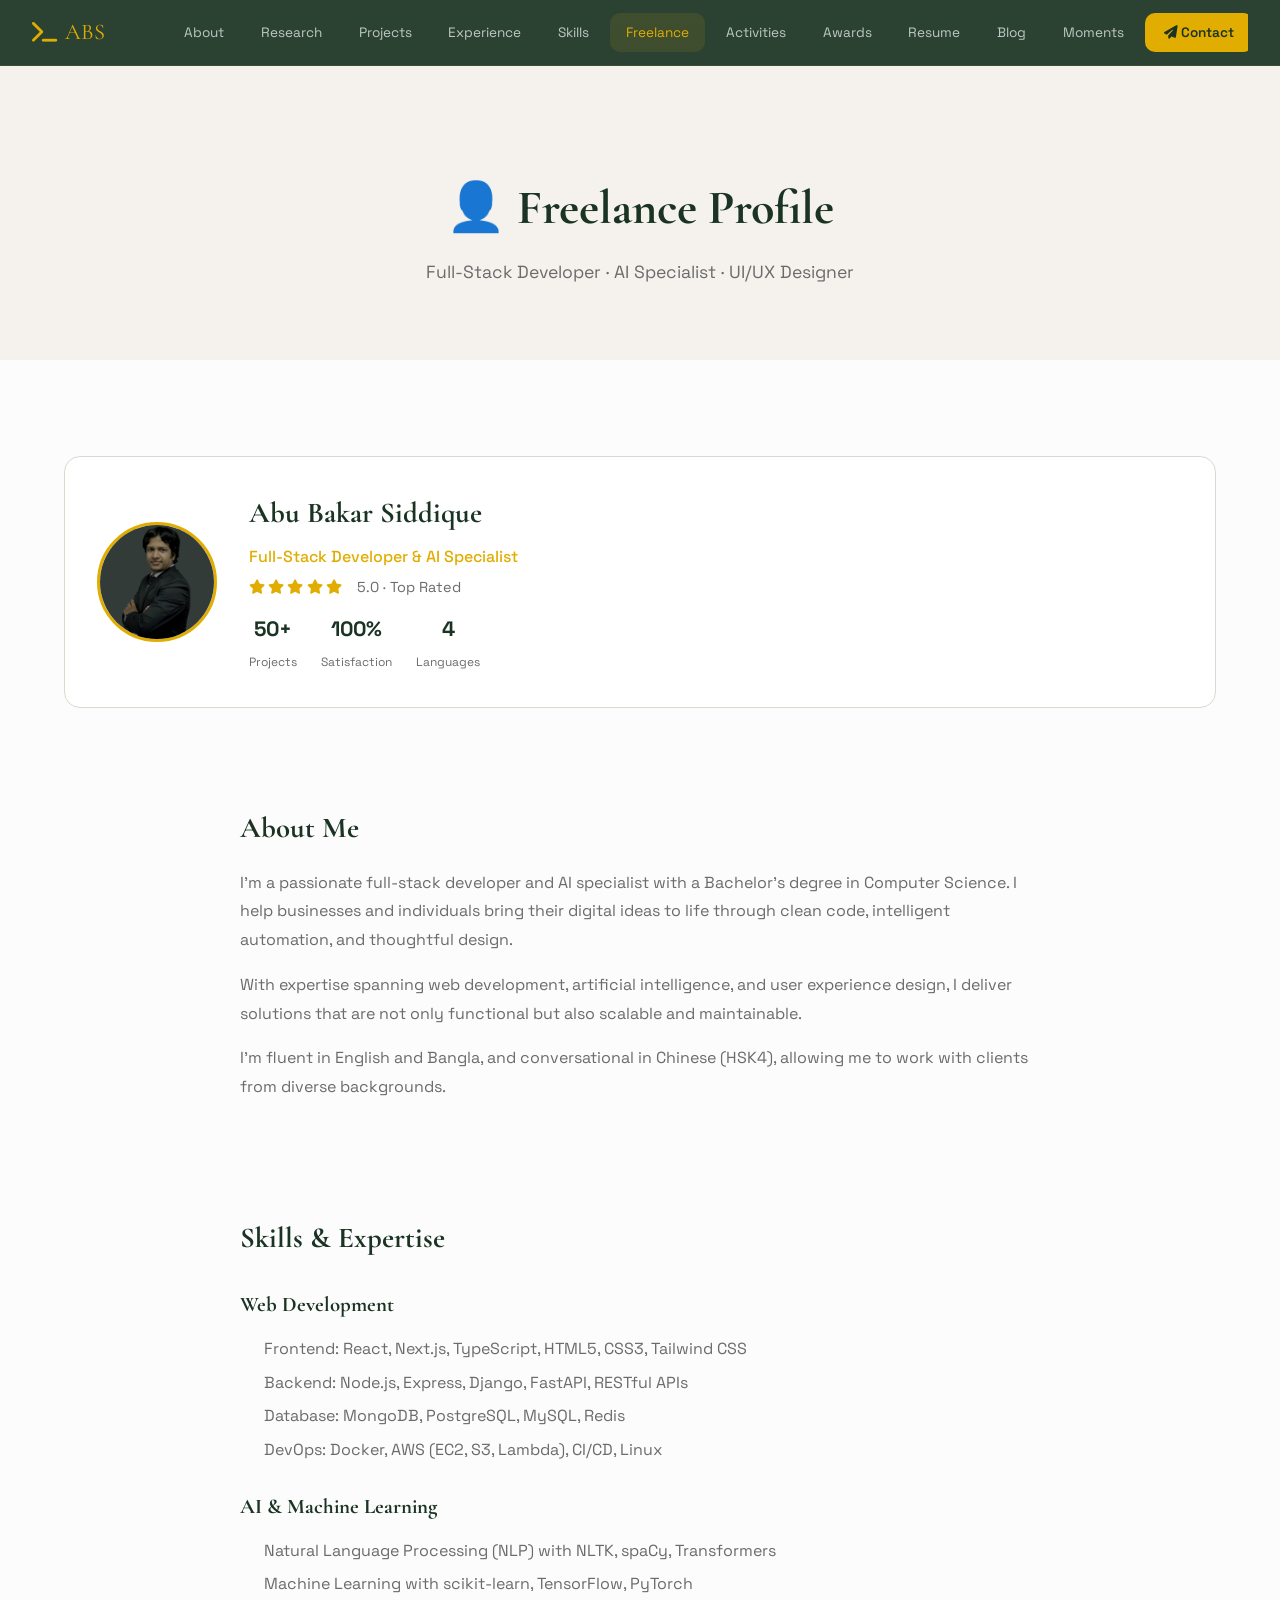
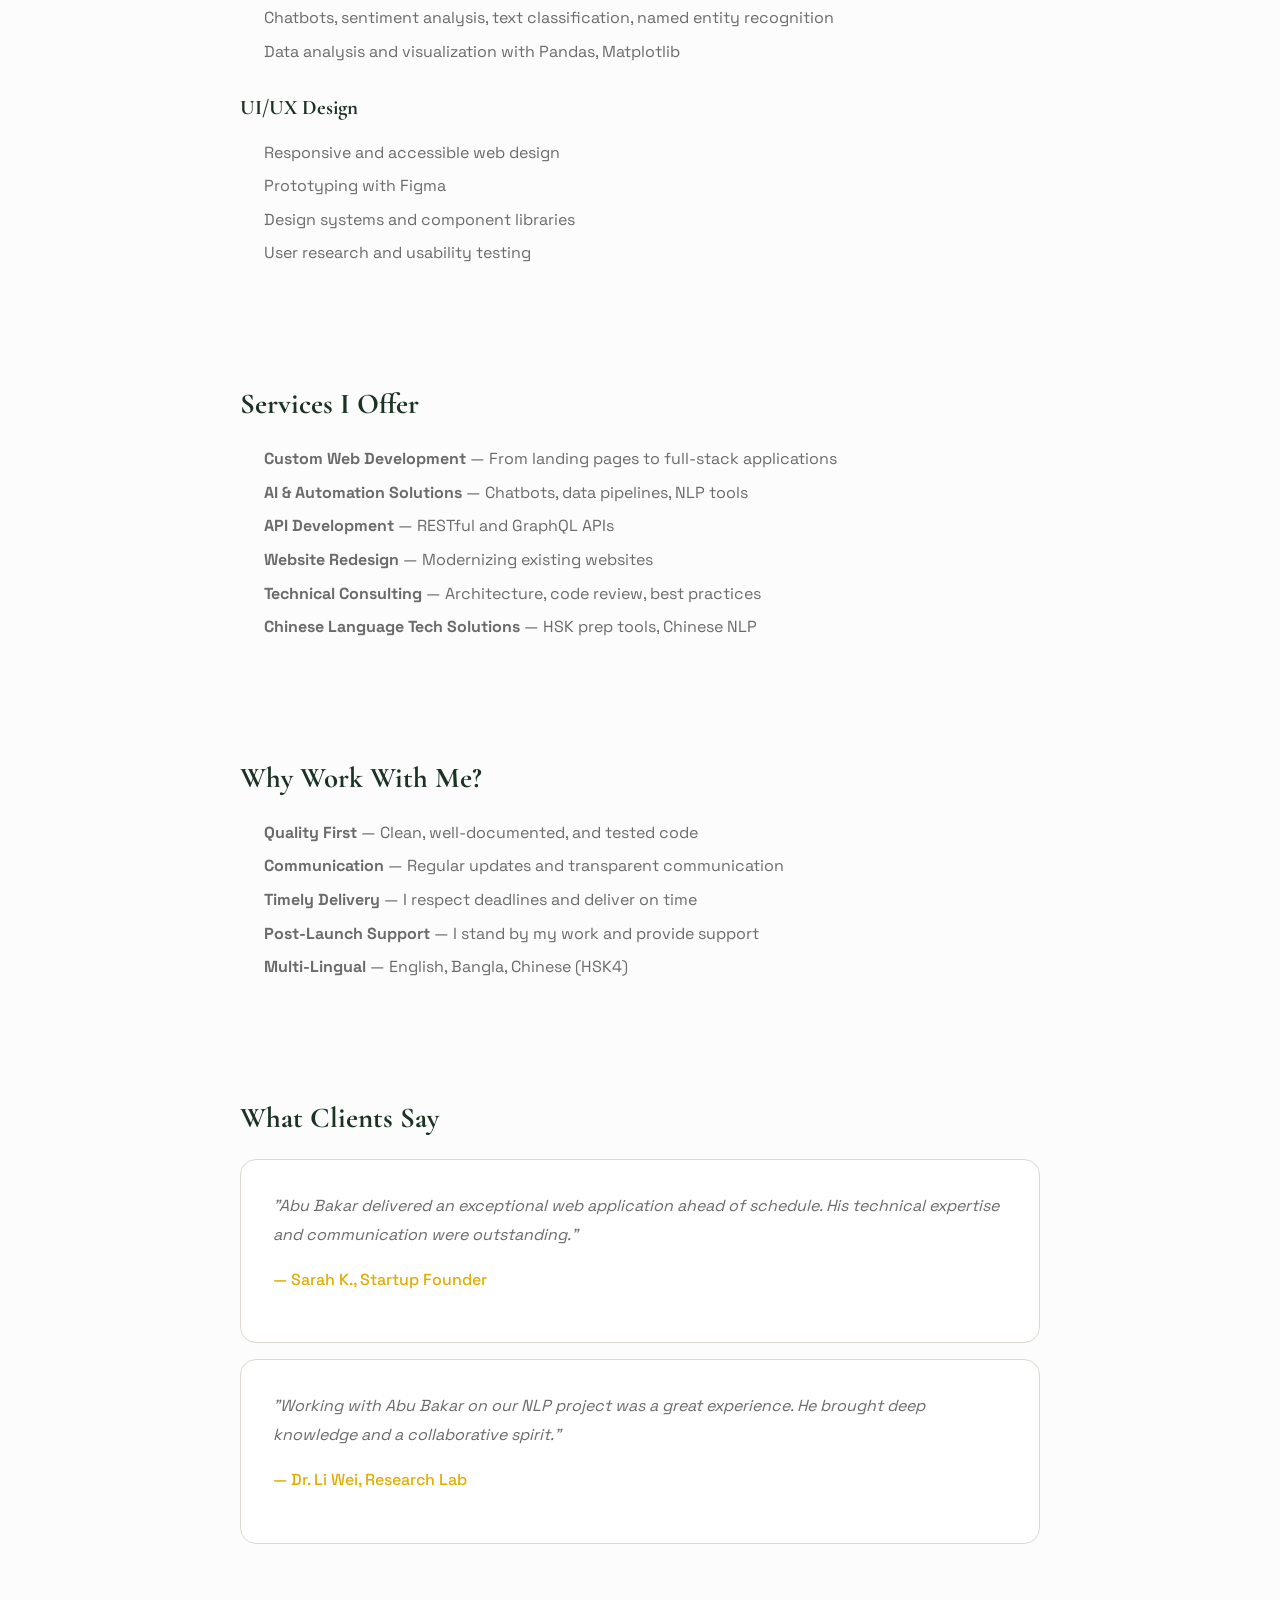
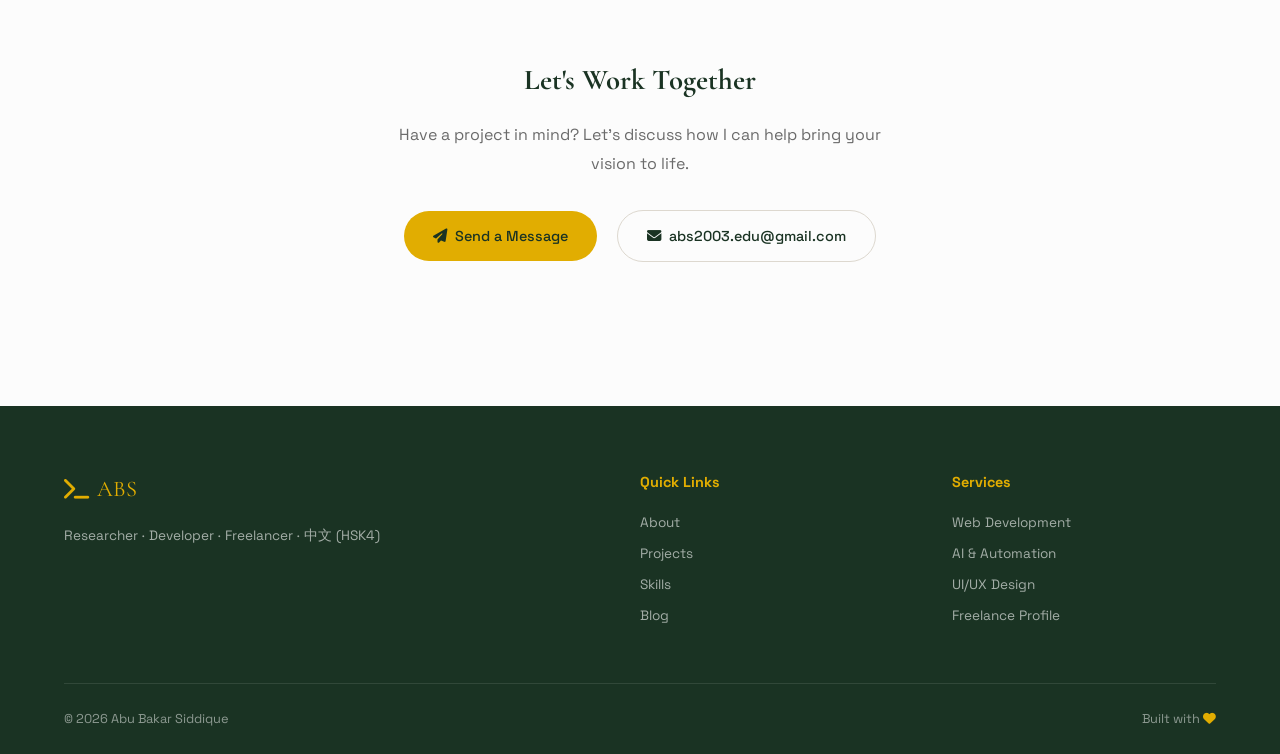
<file: freelancing/Freelancing profile.html>
<!DOCTYPE html>
<html lang="en">
<head>
  <meta charset="UTF-8" />
  <meta name="viewport" content="width=device-width, initial-scale=1.0" />
  <title>Freelance Profile · Abu Bakar Siddique</title>
  <meta name="description" content="Complete freelance profile of Abu Bakar Siddique — Full-Stack Developer, AI Specialist, UI/UX Designer." />
  <link rel="preconnect" href="https://fonts.googleapis.com" />
  <link rel="preconnect" href="https://fonts.gstatic.com" crossorigin />
  <link href="https://fonts.googleapis.com/css2?family=Cormorant+Garamond:ital,wght@0,400;0,600;0,700;1,400&family=Space+Grotesk:wght@400;500;600;700&family=IBM+Plex+Mono:wght@400;500&display=swap" rel="stylesheet" />
  <link rel="stylesheet" href="https://cdnjs.cloudflare.com/ajax/libs/font-awesome/6.5.0/css/all.min.css" />
  <link rel="stylesheet" href="../css/style.css" />
  <style>
    .profile-hero { min-height: 40vh; display: flex; align-items: center; justify-content: center; text-align: center; padding-top: 6rem; position: relative; overflow: hidden; background: var(--bg-2); }
    .profile-hero-content { position: relative; z-index: 1; }
    .profile-hero-content h1 { font-family: var(--font-display); font-size: clamp(2rem, 5vw, 3rem); color: var(--primary); margin-bottom: 0.5rem; }
    .profile-hero-content p { color: var(--text-muted); font-size: 1.1rem; max-width: 500px; margin: 0 auto; }
    .profile-section { max-width: 800px; margin: 0 auto; padding: 2rem 0; }
    .profile-section h2 { font-family: var(--font-display); font-size: 1.8rem; color: var(--primary); margin: 2rem 0 1rem; }
    .profile-section h3 { font-family: var(--font-display); font-size: 1.3rem; color: var(--primary); margin: 1.5rem 0 0.8rem; }
    .profile-section p { color: var(--text-muted); font-size: 1rem; line-height: 1.8; margin-bottom: 1rem; }
    .profile-section ul { padding-left: 1.5rem; margin-bottom: 1rem; }
    .profile-section ul li { color: var(--text-muted); font-size: 1rem; line-height: 1.8; margin-bottom: 0.3rem; }
    .profile-header-card { display: flex; gap: 2rem; align-items: center; background: var(--bg-card); border: 1px solid var(--border); border-radius: var(--radius); padding: 2rem; margin-bottom: 2rem; }
    .profile-header-card img { width: 120px; height: 120px; border-radius: 50%; object-fit: cover; border: 3px solid var(--accent); }
    .profile-header-card h2 { font-family: var(--font-display); font-size: 1.8rem; color: var(--primary); margin: 0; }
    .profile-header-card .title { color: var(--accent); font-weight: 500; margin: 0.3rem 0; }
    .profile-header-card .rating { color: var(--accent); font-size: 0.9rem; }
    .profile-header-card .rating i { margin-right: 0.2rem; }
    .profile-header-card .stats { display: flex; gap: 1.5rem; margin-top: 0.8rem; }
    .profile-header-card .stats div { text-align: center; }
    .profile-header-card .stats div h3 { font-size: 1.3rem; color: var(--primary); margin: 0; }
    .profile-header-card .stats div span { font-size: 0.75rem; color: var(--text-muted); }
    @media (max-width: 600px) {
      .profile-header-card { flex-direction: column; text-align: center; }
      .profile-header-card .stats { justify-content: center; }
    }
  </style>
</head>
<body>
  <div class="scroll-progress" id="scrollProgress"></div>

  <nav class="nav" id="nav">
    <a href="../index.html" class="logo"><i class="fas fa-terminal"></i> ABS</a>
    <div class="nav-links" id="navLinks">
      <a href="../index.html#about" class="nav-link">About</a>
      <a href="../index.html#research" class="nav-link">Research</a>
      <a href="../index.html#projects" class="nav-link">Projects</a>
      <a href="../index.html#experience" class="nav-link">Experience</a>
      <a href="../index.html#skills" class="nav-link">Skills</a>
      <a href="../index.html#freelance" class="nav-link active">Freelance</a>
      <a href="../index.html#activities" class="nav-link">Activities</a>
      <a href="../index.html#awards" class="nav-link">Awards</a>
      <a href="../index.html#resume" class="nav-link">Resume</a>
      <a href="../blog/index.html" class="nav-link">Blog</a>
      <a href="../index.html#moments" class="nav-link">Moments</a>
      <a href="../index.html#contact" class="nav-link nav-cta"><i class="fas fa-paper-plane"></i> Contact</a>
    </div>
    <button class="nav-toggle" id="navToggle" aria-label="Toggle navigation">
      <span></span><span></span><span></span>
    </button>
  </nav>

  <section class="profile-hero">
    <div class="profile-hero-content">
      <h1>👤 Freelance Profile</h1>
      <p>Full-Stack Developer · AI Specialist · UI/UX Designer</p>
    </div>
  </section>

  <section class="section">
    <div class="container">
      <!-- Profile Header -->
      <div class="profile-header-card fade-in">
        <img src="../assets/profile.jpg" alt="Abu Bakar Siddique" />
        <div>
          <h2>Abu Bakar Siddique</h2>
          <div class="title">Full-Stack Developer & AI Specialist</div>
          <div class="rating">
            <i class="fas fa-star"></i><i class="fas fa-star"></i><i class="fas fa-star"></i><i class="fas fa-star"></i><i class="fas fa-star"></i>
            <span style="color:var(--text-muted);margin-left:0.5rem">5.0 · Top Rated</span>
          </div>
          <div class="stats">
            <div><h3>50+</h3><span>Projects</span></div>
            <div><h3>100%</h3><span>Satisfaction</span></div>
            <div><h3>4</h3><span>Languages</span></div>
          </div>
        </div>
      </div>

      <!-- About -->
      <div class="profile-section fade-in">
        <h2>About Me</h2>
        <p>I'm a passionate full-stack developer and AI specialist with a Bachelor's degree in Computer Science. I help businesses and individuals bring their digital ideas to life through clean code, intelligent automation, and thoughtful design.</p>
        <p>With expertise spanning web development, artificial intelligence, and user experience design, I deliver solutions that are not only functional but also scalable and maintainable.</p>
        <p>I'm fluent in English and Bangla, and conversational in Chinese (HSK4), allowing me to work with clients from diverse backgrounds.</p>
      </div>

      <!-- Skills & Expertise -->
      <div class="profile-section fade-in">
        <h2>Skills & Expertise</h2>
        <h3>Web Development</h3>
        <ul>
          <li>Frontend: React, Next.js, TypeScript, HTML5, CSS3, Tailwind CSS</li>
          <li>Backend: Node.js, Express, Django, FastAPI, RESTful APIs</li>
          <li>Database: MongoDB, PostgreSQL, MySQL, Redis</li>
          <li>DevOps: Docker, AWS (EC2, S3, Lambda), CI/CD, Linux</li>
        </ul>
        <h3>AI & Machine Learning</h3>
        <ul>
          <li>Natural Language Processing (NLP) with NLTK, spaCy, Transformers</li>
          <li>Machine Learning with scikit-learn, TensorFlow, PyTorch</li>
          <li>Chatbots, sentiment analysis, text classification, named entity recognition</li>
          <li>Data analysis and visualization with Pandas, Matplotlib</li>
        </ul>
        <h3>UI/UX Design</h3>
        <ul>
          <li>Responsive and accessible web design</li>
          <li>Prototyping with Figma</li>
          <li>Design systems and component libraries</li>
          <li>User research and usability testing</li>
        </ul>
      </div>

      <!-- Services -->
      <div class="profile-section fade-in">
        <h2>Services I Offer</h2>
        <ul>
          <li><strong>Custom Web Development</strong> — From landing pages to full-stack applications</li>
          <li><strong>AI & Automation Solutions</strong> — Chatbots, data pipelines, NLP tools</li>
          <li><strong>API Development</strong> — RESTful and GraphQL APIs</li>
          <li><strong>Website Redesign</strong> — Modernizing existing websites</li>
          <li><strong>Technical Consulting</strong> — Architecture, code review, best practices</li>
          <li><strong>Chinese Language Tech Solutions</strong> — HSK prep tools, Chinese NLP</li>
        </ul>
      </div>

      <!-- Why Work With Me -->
      <div class="profile-section fade-in">
        <h2>Why Work With Me?</h2>
        <ul>
          <li><strong>Quality First</strong> — Clean, well-documented, and tested code</li>
          <li><strong>Communication</strong> — Regular updates and transparent communication</li>
          <li><strong>Timely Delivery</strong> — I respect deadlines and deliver on time</li>
          <li><strong>Post-Launch Support</strong> — I stand by my work and provide support</li>
          <li><strong>Multi-Lingual</strong> — English, Bangla, Chinese (HSK4)</li>
        </ul>
      </div>

      <!-- Testimonials -->
      <div class="profile-section fade-in">
        <h2>What Clients Say</h2>
        <div class="freelance-profile-card" style="margin-bottom:1rem">
          <div class="profile-card-body">
            <p style="font-style:italic">"Abu Bakar delivered an exceptional web application ahead of schedule. His technical expertise and communication were outstanding."</p>
            <p style="color:var(--accent);font-weight:500;margin-top:0.5rem">— Sarah K., Startup Founder</p>
          </div>
        </div>
        <div class="freelance-profile-card">
          <div class="profile-card-body">
            <p style="font-style:italic">"Working with Abu Bakar on our NLP project was a great experience. He brought deep knowledge and a collaborative spirit."</p>
            <p style="color:var(--accent);font-weight:500;margin-top:0.5rem">— Dr. Li Wei, Research Lab</p>
          </div>
        </div>
      </div>

      <!-- Contact CTA -->
      <div class="profile-section fade-in" style="text-align:center;padding:3rem 0">
        <h2>Let's Work Together</h2>
        <p style="max-width:500px;margin:0 auto 2rem">Have a project in mind? Let's discuss how I can help bring your vision to life.</p>
        <a href="../index.html#contact" class="btn primary"><i class="fas fa-paper-plane"></i> Send a Message</a>
        <a href="mailto:abs2003.edu@gmail.com" class="btn ghost" style="margin-left:1rem"><i class="fas fa-envelope"></i> abs2003.edu@gmail.com</a>
      </div>
    </div>
  </section>

  <footer class="footer">
    <div class="container">
      <div class="footer-grid">
        <div>
          <div class="logo"><i class="fas fa-terminal"></i> ABS</div>
          <p>Researcher · Developer · Freelancer · 中文 (HSK4)</p>
        </div>
        <div>
          <h4>Quick Links</h4>
          <a href="../index.html#about">About</a>
          <a href="../index.html#projects">Projects</a>
          <a href="../index.html#skills">Skills</a>
          <a href="../blog/index.html">Blog</a>
        </div>
        <div>
          <h4>Services</h4>
          <a href="freelancing.html">Web Development</a>
          <a href="freelancing.html">AI & Automation</a>
          <a href="freelancing.html">UI/UX Design</a>
          <a href="Freelancing%20profile.html">Freelance Profile</a>
        </div>
      </div>
      <div class="footer-bottom">
        <span>&copy; 2026 Abu Bakar Siddique</span>
        <span>Built with <i class="fas fa-heart" style="color:var(--accent)"></i></span>
      </div>
    </div>
  </footer>

  <button class="back-top" id="backTop" aria-label="Back to top"><i class="fas fa-arrow-up"></i></button>

  <script>
    const progressBar = document.getElementById('scrollProgress');
    window.addEventListener('scroll', () => {
      const scrollTop = window.scrollY;
      const docHeight = document.documentElement.scrollHeight - window.innerHeight;
      progressBar.style.width = ((scrollTop / docHeight) * 100) + '%';
    });
    const navToggle = document.getElementById('navToggle');
    const navLinks = document.getElementById('navLinks');
    navToggle.addEventListener('click', () => { navLinks.classList.toggle('open'); navToggle.classList.toggle('open'); });
    const backTop = document.getElementById('backTop');
    window.addEventListener('scroll', () => backTop.classList.toggle('show', window.scrollY > 500));
    backTop.addEventListener('click', () => window.scrollTo({ top: 0, behavior: 'smooth' }));
    const observer = new IntersectionObserver((entries) => {
      entries.forEach(entry => { if (entry.isIntersecting) { entry.target.classList.add('visible'); observer.unobserve(entry.target); } });
    }, { threshold: 0.1 });
    document.querySelectorAll('.fade-in').forEach(el => observer.observe(el));
  </script>
</body>
</html>
</file>
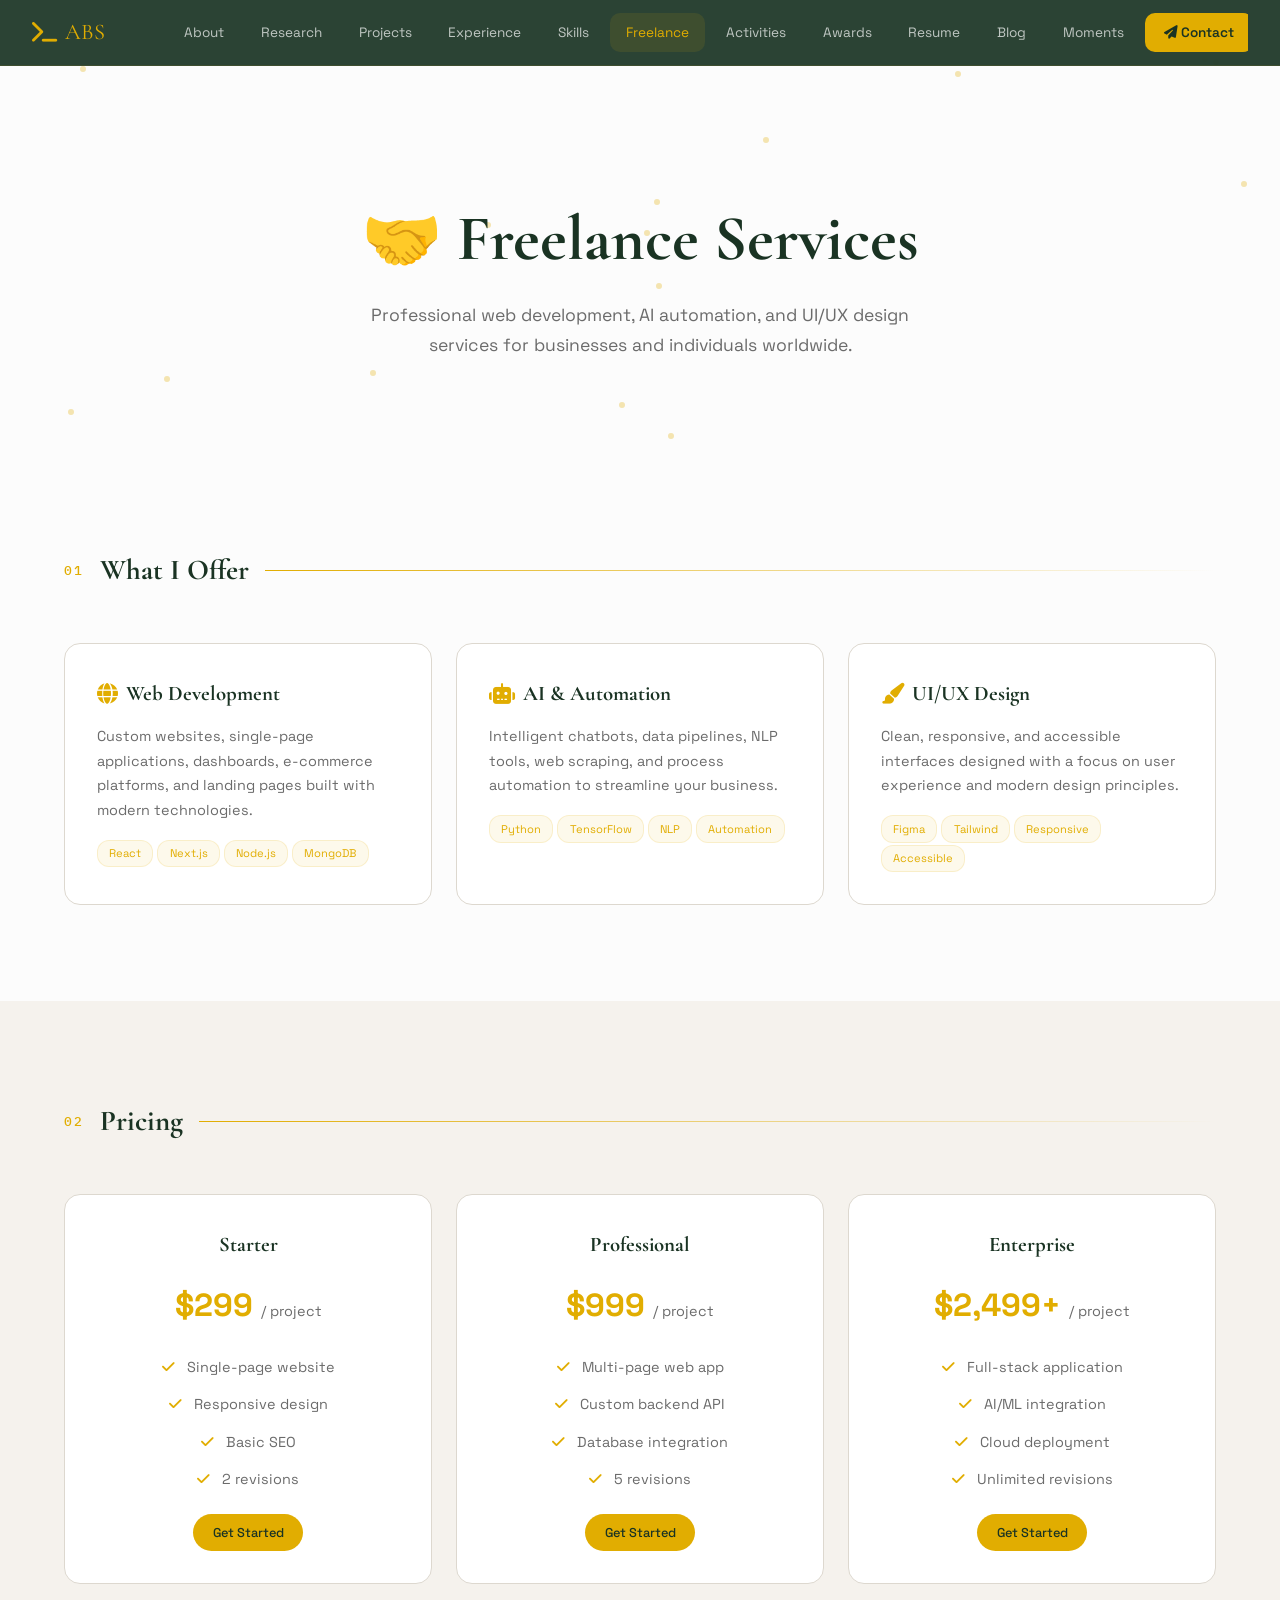
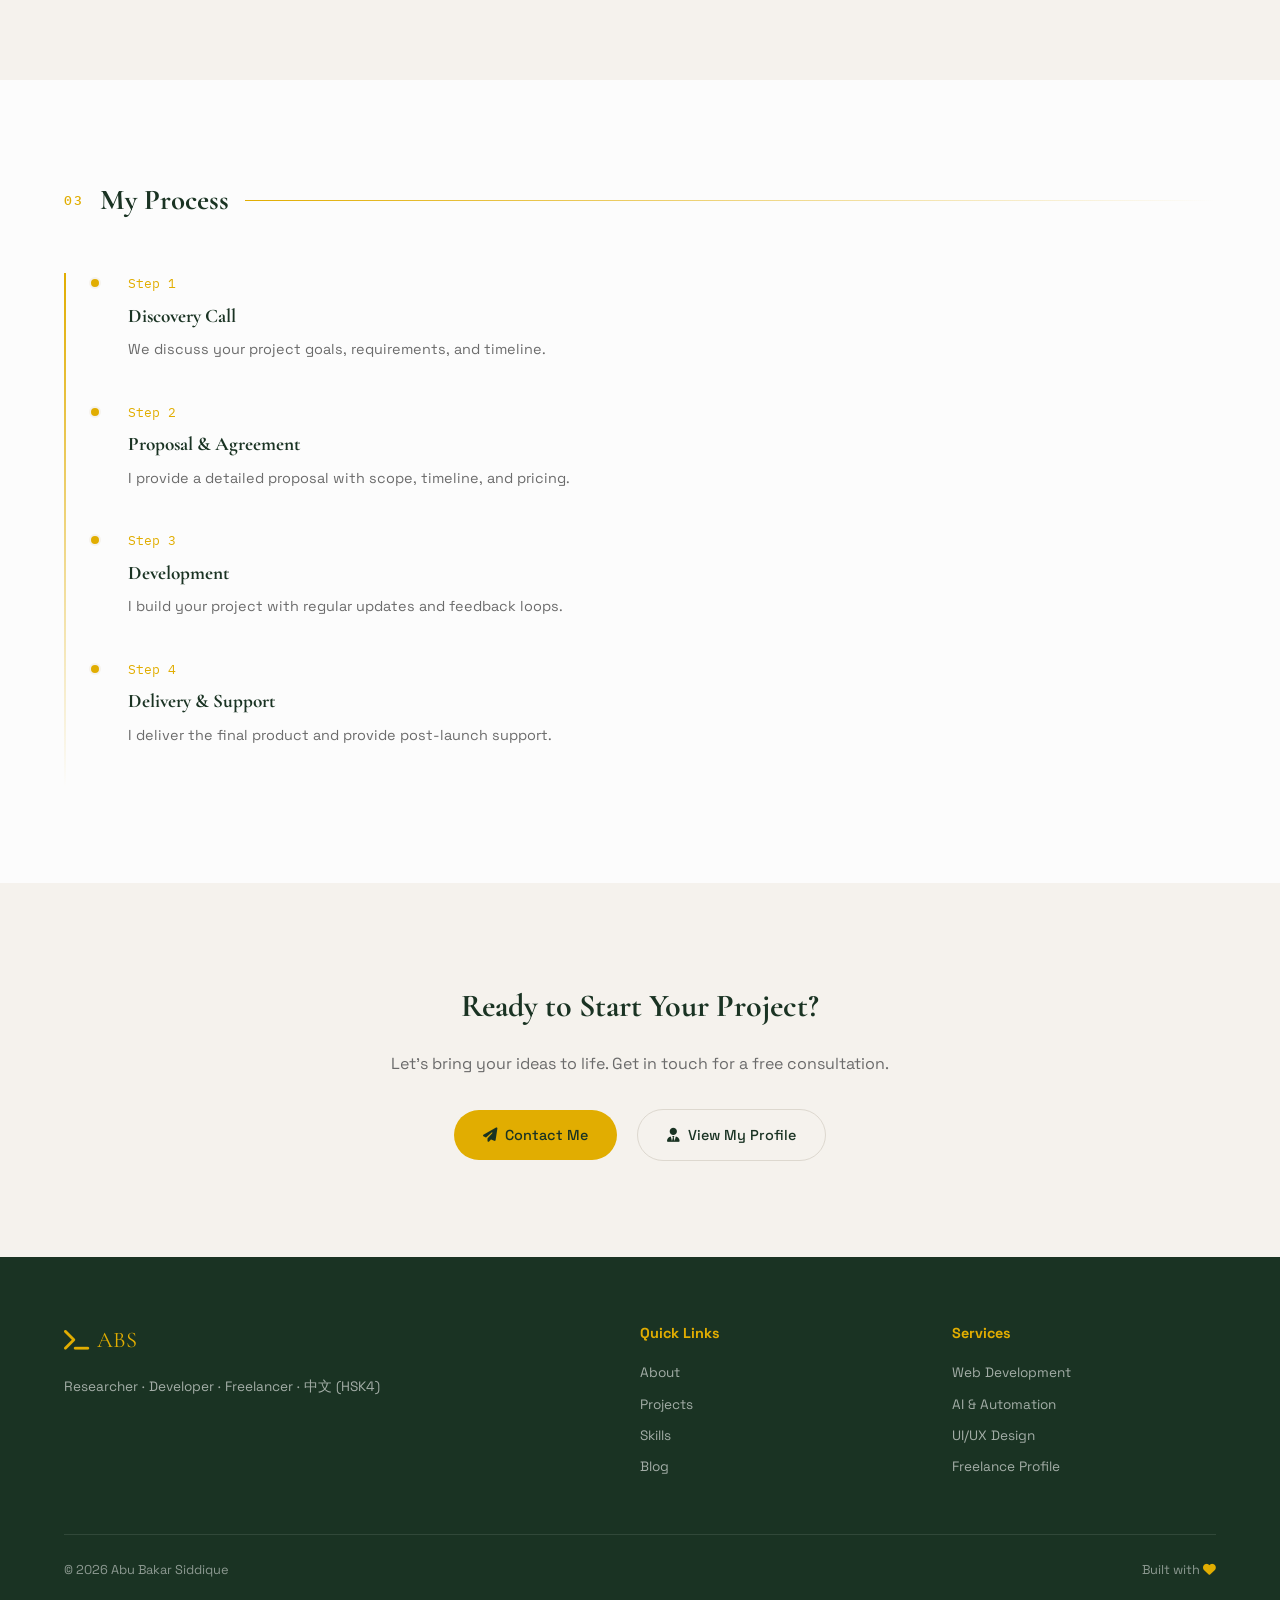
<file: freelancing/freelancing.html>
﻿<!DOCTYPE html>
<html lang="en">
<head>
  <meta charset="UTF-8" />
  <meta name="viewport" content="width=device-width, initial-scale=1.0" />
  <title>Freelance Services · Abu Bakar Siddique</title>
  <meta name="description" content="Professional freelance services: Web Development, AI & Automation, UI/UX Design by Abu Bakar Siddique." />
  <link rel="preconnect" href="https://fonts.googleapis.com" />
  <link rel="preconnect" href="https://fonts.gstatic.com" crossorigin />
  <link href="https://fonts.googleapis.com/css2?family=Cormorant+Garamond:ital,wght@0,400;0,600;0,700;1,400&family=Space+Grotesk:wght@400;500;600;700&family=IBM+Plex+Mono:wght@400;500&display=swap" rel="stylesheet" />
  <link rel="stylesheet" href="https://cdnjs.cloudflare.com/ajax/libs/font-awesome/6.5.0/css/all.min.css" />
  <link rel="stylesheet" href="../css/style.css" />
  <style>
    .freelance-hero { min-height: 50vh; display: flex; align-items: center; justify-content: center; text-align: center; padding-top: 6rem; position: relative; overflow: hidden; }
    .freelance-hero-bg { position: absolute; inset: 0; z-index: 0; }
    .freelance-hero-content { position: relative; z-index: 1; }
    .freelance-hero-content h1 { font-family: var(--font-display); font-size: clamp(2.5rem, 6vw, 4rem); color: var(--primary); margin-bottom: 0.5rem; }
    .freelance-hero-content p { color: var(--text-muted); font-size: 1.1rem; max-width: 600px; margin: 0 auto; }
    .service-detail { max-width: 800px; margin: 0 auto; padding: 2rem 0; }
    .service-detail h2 { font-family: var(--font-display); font-size: 1.8rem; color: var(--primary); margin: 2rem 0 1rem; }
    .service-detail h3 { font-family: var(--font-display); font-size: 1.3rem; color: var(--primary); margin: 1.5rem 0 0.8rem; }
    .service-detail p { color: var(--text-muted); font-size: 1rem; line-height: 1.8; margin-bottom: 1rem; }
    .service-detail ul { padding-left: 1.5rem; margin-bottom: 1rem; }
    .service-detail ul li { color: var(--text-muted); font-size: 1rem; line-height: 1.8; margin-bottom: 0.3rem; }
    .pricing-card { background: var(--bg-card); border: 1px solid var(--border); border-radius: var(--radius); padding: 2rem; text-align: center; transition: var(--transition); }
    .pricing-card:hover { transform: translateY(-5px); box-shadow: 0 10px 20px rgba(0,0,0,0.1); border-color: var(--accent); }
    .pricing-card h3 { font-family: var(--font-display); font-size: 1.3rem; color: var(--primary); margin-bottom: 0.5rem; }
    .pricing-card .price { font-size: 2rem; font-weight: 700; color: var(--accent); margin: 1rem 0; }
    .pricing-card .price span { font-size: 0.9rem; color: var(--text-muted); font-weight: 400; }
    .pricing-card ul { list-style: none; padding: 0; margin: 1rem 0; }
    .pricing-card ul li { padding: 0.4rem 0; color: var(--text-muted); font-size: 0.9rem; }
    .pricing-card ul li i { color: var(--accent); margin-right: 0.5rem; }
  </style>
</head>
<body>
  <div class="scroll-progress" id="scrollProgress"></div>

  <nav class="nav" id="nav">
    <a href="../index.html" class="logo"><i class="fas fa-terminal"></i> ABS</a>
    <div class="nav-links" id="navLinks">
      <a href="../index.html#about" class="nav-link">About</a>
      <a href="../index.html#research" class="nav-link">Research</a>
      <a href="../index.html#projects" class="nav-link">Projects</a>
      <a href="../index.html#experience" class="nav-link">Experience</a>
      <a href="../index.html#skills" class="nav-link">Skills</a>
      <a href="../index.html#freelance" class="nav-link active">Freelance</a>
      <a href="../index.html#activities" class="nav-link">Activities</a>
      <a href="../index.html#awards" class="nav-link">Awards</a>
      <a href="../index.html#resume" class="nav-link">Resume</a>
      <a href="../blog/index.html" class="nav-link">Blog</a>
      <a href="../index.html#moments" class="nav-link">Moments</a>
      <a href="../index.html#contact" class="nav-link nav-cta"><i class="fas fa-paper-plane"></i> Contact</a>
    </div>
    <button class="nav-toggle" id="navToggle" aria-label="Toggle navigation">
      <span></span><span></span><span></span>
    </button>
  </nav>

  <section class="freelance-hero">
    <div class="freelance-hero-bg" id="freelanceHeroBg"></div>
    <div class="freelance-hero-content">
      <h1>🤝 Freelance Services</h1>
      <p>Professional web development, AI automation, and UI/UX design services for businesses and individuals worldwide.</p>
    </div>
  </section>

  <!-- Services Overview -->
  <section class="section">
    <div class="container">
      <div class="section-header-bar">
        <span class="section-number">01</span>
        <span class="section-label">What I Offer</span>
        <span class="section-line"></span>
      </div>
      <div class="freelance-grid">
        <div class="freelance-card fade-in">
          <h3><i class="fas fa-globe"></i> Web Development</h3>
          <p>Custom websites, single-page applications, dashboards, e-commerce platforms, and landing pages built with modern technologies.</p>
          <div class="tag-row" style="margin-top:1rem">
            <span class="tag">React</span>
            <span class="tag">Next.js</span>
            <span class="tag">Node.js</span>
            <span class="tag">MongoDB</span>
          </div>
        </div>
        <div class="freelance-card fade-in">
          <h3><i class="fas fa-robot"></i> AI & Automation</h3>
          <p>Intelligent chatbots, data pipelines, NLP tools, web scraping, and process automation to streamline your business.</p>
          <div class="tag-row" style="margin-top:1rem">
            <span class="tag">Python</span>
            <span class="tag">TensorFlow</span>
            <span class="tag">NLP</span>
            <span class="tag">Automation</span>
          </div>
        </div>
        <div class="freelance-card fade-in">
          <h3><i class="fas fa-paint-brush"></i> UI/UX Design</h3>
          <p>Clean, responsive, and accessible interfaces designed with a focus on user experience and modern design principles.</p>
          <div class="tag-row" style="margin-top:1rem">
            <span class="tag">Figma</span>
            <span class="tag">Tailwind</span>
            <span class="tag">Responsive</span>
            <span class="tag">Accessible</span>
          </div>
        </div>
      </div>
    </div>
  </section>

  <!-- Pricing -->
  <section class="section theme-warm">
    <div class="container">
      <div class="section-header-bar">
        <span class="section-number">02</span>
        <span class="section-label">Pricing</span>
        <span class="section-line"></span>
      </div>
      <div class="freelance-grid">
        <div class="pricing-card fade-in">
          <h3>Starter</h3>
          <div class="price">$299 <span>/ project</span></div>
          <ul>
            <li><i class="fas fa-check"></i> Single-page website</li>
            <li><i class="fas fa-check"></i> Responsive design</li>
            <li><i class="fas fa-check"></i> Basic SEO</li>
            <li><i class="fas fa-check"></i> 2 revisions</li>
          </ul>
          <a href="../index.html#contact" class="btn primary small">Get Started</a>
        </div>
        <div class="pricing-card fade-in">
          <h3>Professional</h3>
          <div class="price">$999 <span>/ project</span></div>
          <ul>
            <li><i class="fas fa-check"></i> Multi-page web app</li>
            <li><i class="fas fa-check"></i> Custom backend API</li>
            <li><i class="fas fa-check"></i> Database integration</li>
            <li><i class="fas fa-check"></i> 5 revisions</li>
          </ul>
          <a href="../index.html#contact" class="btn primary small">Get Started</a>
        </div>
        <div class="pricing-card fade-in">
          <h3>Enterprise</h3>
          <div class="price">$2,499+ <span>/ project</span></div>
          <ul>
            <li><i class="fas fa-check"></i> Full-stack application</li>
            <li><i class="fas fa-check"></i> AI/ML integration</li>
            <li><i class="fas fa-check"></i> Cloud deployment</li>
            <li><i class="fas fa-check"></i> Unlimited revisions</li>
          </ul>
          <a href="../index.html#contact" class="btn primary small">Get Started</a>
        </div>
      </div>
    </div>
  </section>

  <!-- Process -->
  <section class="section">
    <div class="container">
      <div class="section-header-bar">
        <span class="section-number">03</span>
        <span class="section-label">My Process</span>
        <span class="section-line"></span>
      </div>
      <div class="timeline">
        <div class="timeline-item fade-in">
          <div class="timeline-date">Step 1</div>
          <div class="timeline-content">
            <h3>Discovery Call</h3>
            <p>We discuss your project goals, requirements, and timeline.</p>
          </div>
        </div>
        <div class="timeline-item fade-in">
          <div class="timeline-date">Step 2</div>
          <div class="timeline-content">
            <h3>Proposal & Agreement</h3>
            <p>I provide a detailed proposal with scope, timeline, and pricing.</p>
          </div>
        </div>
        <div class="timeline-item fade-in">
          <div class="timeline-date">Step 3</div>
          <div class="timeline-content">
            <h3>Development</h3>
            <p>I build your project with regular updates and feedback loops.</p>
          </div>
        </div>
        <div class="timeline-item fade-in">
          <div class="timeline-date">Step 4</div>
          <div class="timeline-content">
            <h3>Delivery & Support</h3>
            <p>I deliver the final product and provide post-launch support.</p>
          </div>
        </div>
      </div>
    </div>
  </section>

  <!-- CTA -->
  <section class="section theme-warm" style="text-align:center">
    <div class="container">
      <h2 style="font-family:var(--font-display);font-size:2rem;color:var(--primary);margin-bottom:1rem">Ready to Start Your Project?</h2>
      <p style="color:var(--text-muted);margin-bottom:2rem;max-width:500px;margin-left:auto;margin-right:auto">Let's bring your ideas to life. Get in touch for a free consultation.</p>
      <a href="../index.html#contact" class="btn primary"><i class="fas fa-paper-plane"></i> Contact Me</a>
      <a href="Freelancing%20profile.html" class="btn ghost" style="margin-left:1rem"><i class="fas fa-user-tie"></i> View My Profile</a>
    </div>
  </section>

  <footer class="footer">
    <div class="container">
      <div class="footer-grid">
        <div>
          <div class="logo"><i class="fas fa-terminal"></i> ABS</div>
          <p>Researcher · Developer · Freelancer · 中文 (HSK4)</p>
        </div>
        <div>
          <h4>Quick Links</h4>
          <a href="../index.html#about">About</a>
          <a href="../index.html#projects">Projects</a>
          <a href="../index.html#skills">Skills</a>
          <a href="../blog/index.html">Blog</a>
        </div>
        <div>
          <h4>Services</h4>
          <a href="freelancing.html">Web Development</a>
          <a href="freelancing.html">AI & Automation</a>
          <a href="freelancing.html">UI/UX Design</a>
          <a href="Freelancing%20profile.html">Freelance Profile</a>
        </div>
      </div>
      <div class="footer-bottom">
        <span>&copy; 2026 Abu Bakar Siddique</span>
        <span>Built with <i class="fas fa-heart" style="color:var(--accent)"></i></span>
      </div>
    </div>
  </footer>

  <button class="back-top" id="backTop" aria-label="Back to top"><i class="fas fa-arrow-up"></i></button>

  <script>
    const progressBar = document.getElementById('scrollProgress');
    window.addEventListener('scroll', () => {
      const scrollTop = window.scrollY;
      const docHeight = document.documentElement.scrollHeight - window.innerHeight;
      progressBar.style.width = ((scrollTop / docHeight) * 100) + '%';
    });
    const navToggle = document.getElementById('navToggle');
    const navLinks = document.getElementById('navLinks');
    navToggle.addEventListener('click', () => { navLinks.classList.toggle('open'); navToggle.classList.toggle('open'); });
    const backTop = document.getElementById('backTop');
    window.addEventListener('scroll', () => backTop.classList.toggle('show', window.scrollY > 500));
    backTop.addEventListener('click', () => window.scrollTo({ top: 0, behavior: 'smooth' }));
    const observer = new IntersectionObserver((entries) => {
      entries.forEach(entry => { if (entry.isIntersecting) { entry.target.classList.add('visible'); observer.unobserve(entry.target); } });
    }, { threshold: 0.1 });
    document.querySelectorAll('.fade-in').forEach(el => observer.observe(el));
    // Floating dots
    const heroBg = document.getElementById('freelanceHeroBg');
    if (heroBg) {
      for (let i = 0; i < 15; i++) {
        const dot = document.createElement('div');
        dot.className = 'client-dot-pulse';
        dot.style.left = Math.random() * 100 + '%';
        dot.style.top = Math.random() * 100 + '%';
        dot.style.setProperty('--delay', (Math.random() * 3) + 's');
        heroBg.appendChild(dot);
      }
    }
  </script>
</body>
</html>
</file>
<file: css/style.css>
﻿/* ============================================
   Abu Bakar Siddique - Modern Portfolio CSS
   Warm theme · 3D effects · Smooth animations
   ============================================ */

/* ----- CSS Variables ----- */
:root {
  --bg: #fcfcfc;
  --bg-2: #f5f2ed;
  --bg-card: #ffffff;
  --bg-card-hover: #faf8f4;
  --surface: #e8e3da;
  --border: #ddd8cf;
  --text: #1a1a1a;
  --text-muted: #6b6b6b;
  --primary: #1a3323;
  --accent: #e1ad01;
  --accent-hover: #c99a00;
  --accent-glow: rgba(225, 173, 1, 0.3);
  --radius: 16px;
  --radius-sm: 10px;
  --transition: 0.3s cubic-bezier(0.4, 0, 0.2, 1);
  --font-display: 'Cormorant Garamond', serif;
  --font-body: 'Space Grotesk', sans-serif;
  --font-mono: 'IBM Plex Mono', monospace;
  --max-width: 1200px;
}

/* ----- Reset & Base ----- */
*, *::before, *::after { box-sizing: border-box; margin: 0; padding: 0; }

html { scroll-behavior: smooth; }

body {
  font-family: var(--font-body);
  background: var(--bg);
  color: var(--text);
  line-height: 1.7;
  overflow-x: hidden;
  perspective: 1000px;
}

a { color: inherit; text-decoration: none; }
img { max-width: 100%; display: block; }
ul { list-style: none; }

::selection { background: var(--accent); color: var(--primary); }

/* ----- Canvas Background (for animated sections) ----- */
.section-canvas {
  position: absolute;
  inset: 0;
  z-index: 0;
  pointer-events: none;
  width: 100%;
  height: 100%;
}

/* ----- Scroll Progress Bar ----- */
.scroll-progress {
  position: fixed;
  top: 0;
  left: 0;
  height: 3px;
  background: var(--accent);
  z-index: 1000;
  width: 0%;
  transition: width 0.1s linear;
  box-shadow: 0 0 8px var(--accent-glow);
}

/* ----- Sidebar ----- */
.sidebar-toggle {
  position: fixed;
  top: 1rem;
  left: 1rem;
  z-index: 100;
  width: 44px;
  height: 44px;
  background: var(--primary);
  border: none;
  border-radius: 12px;
  cursor: pointer;
  display: flex;
  flex-direction: column;
  align-items: center;
  justify-content: center;
  gap: 5px;
  transition: var(--transition);
  box-shadow: 0 4px 12px rgba(0,0,0,0.2);
}
.sidebar-toggle:hover { background: var(--accent); }
.sidebar-toggle span {
  display: block;
  width: 20px;
  height: 2px;
  background: #fff;
  border-radius: 2px;
  transition: var(--transition);
}
.sidebar-toggle.open span:nth-child(1) { transform: rotate(45deg) translate(5px, 5px); }
.sidebar-toggle.open span:nth-child(2) { opacity: 0; }
.sidebar-toggle.open span:nth-child(3) { transform: rotate(-45deg) translate(5px, -5px); }

.sidebar {
  position: fixed;
  top: 0;
  left: -280px;
  width: 260px;
  height: 100vh;
  background: var(--primary);
  z-index: 99;
  padding: 2rem 1.5rem;
  overflow-y: auto;
  transition: left 0.3s ease;
  box-shadow: 4px 0 20px rgba(0,0,0,0.3);
}
.sidebar.open { left: 0; }
.sidebar-logo {
  font-family: var(--font-display);
  font-size: 1.5rem;
  color: var(--accent);
  margin-bottom: 2rem;
  display: flex;
  align-items: center;
  gap: 0.5rem;
}
.sidebar-nav { display: flex; flex-direction: column; gap: 0.3rem; }
.sidebar-link {
  display: flex;
  align-items: center;
  gap: 0.8rem;
  padding: 0.7rem 1rem;
  border-radius: var(--radius-sm);
  color: rgba(255,255,255,0.7);
  font-size: 0.85rem;
  transition: var(--transition);
}
.sidebar-link:hover, .sidebar-link.active { background: rgba(225,173,1,0.15); color: var(--accent); }
.sidebar-link i { width: 18px; text-align: center; }

.sidebar-overlay {
  position: fixed;
  inset: 0;
  background: rgba(0,0,0,0.4);
  z-index: 98;
  opacity: 0;
  visibility: hidden;
  transition: var(--transition);
}
.sidebar-overlay.show { opacity: 1; visibility: visible; }

/* ----- Navigation ----- */
.nav {
  position: fixed;
  top: 0;
  left: 0;
  right: 0;
  z-index: 50;
  display: flex;
  align-items: center;
  justify-content: space-between;
  padding: 0.8rem 2rem;
  background: rgba(26, 51, 35, 0.92);
  backdrop-filter: blur(12px);
  border-bottom: 1px solid rgba(225,173,1,0.1);
}
.logo {
  font-family: var(--font-display);
  font-size: 1.4rem;
  color: var(--accent);
  display: flex;
  align-items: center;
  gap: 0.5rem;
}
.nav-links {
  display: flex;
  align-items: center;
  gap: 0.3rem;
  overflow-x: auto;
  scrollbar-width: none;
  -ms-overflow-style: none;
  white-space: nowrap;
  max-width: calc(100vw - 200px);
}
.nav-links::-webkit-scrollbar { display: none; }
.nav-link {
  padding: 0.5rem 1rem;
  border-radius: var(--radius-sm);
  color: rgba(255,255,255,0.7);
  font-size: 0.85rem;
  transition: var(--transition);
}
.nav-link:hover, .nav-link.active { color: var(--accent); background: rgba(225,173,1,0.1); }
.nav-cta {
  background: var(--accent);
  color: var(--primary) !important;
  font-weight: 600;
  padding: 0.5rem 1.2rem;
}
.nav-cta:hover { background: var(--accent-hover); }
.nav-toggle {
  display: none;
  flex-direction: column;
  gap: 4px;
  background: none;
  border: none;
  cursor: pointer;
  padding: 0.5rem;
}
.nav-toggle span {
  display: block;
  width: 24px;
  height: 2px;
  background: var(--accent);
  border-radius: 2px;
  transition: var(--transition);
}
.nav-toggle.open span:nth-child(1) { transform: rotate(45deg) translate(5px, 5px); }
.nav-toggle.open span:nth-child(2) { opacity: 0; }
.nav-toggle.open span:nth-child(3) { transform: rotate(-45deg) translate(5px, -5px); }

/* ----- Container & Sections ----- */
.container {
  max-width: var(--max-width);
  margin: 0 auto;
  padding: 0 1.5rem;
  position: relative;
  z-index: 1;
}
.section {
  padding: 6rem 0;
  position: relative;
  overflow: hidden;
}
.section.theme-warm { background: var(--bg-2); }

/* ----- Section Header Bar ----- */
.section-header-bar {
  display: flex;
  align-items: center;
  gap: 1rem;
  margin-bottom: 3rem;
}
.section-number {
  font-family: var(--font-mono);
  font-size: 0.8rem;
  color: var(--accent);
  font-weight: 500;
  letter-spacing: 2px;
}
.section-label {
  font-family: var(--font-display);
  font-size: 1.8rem;
  color: var(--primary);
  font-weight: 700;
  white-space: nowrap;
}
.section-line {
  flex: 1;
  height: 1px;
  background: linear-gradient(to right, var(--accent), transparent);
}

/* ----- Buttons ----- */
.btn {
  display: inline-flex;
  align-items: center;
  gap: 0.5rem;
  padding: 0.8rem 1.8rem;
  border-radius: 50px;
  font-size: 0.9rem;
  font-weight: 500;
  cursor: pointer;
  transition: var(--transition);
  border: none;
  font-family: var(--font-body);
}
.btn.primary {
  background: var(--accent);
  color: var(--primary);
}
.btn.primary:hover { background: var(--accent-hover); transform: translateY(-2px); box-shadow: 0 5px 15px var(--accent-glow); }
.btn.ghost {
  background: transparent;
  color: var(--primary);
  border: 1px solid var(--border);
}
.btn.ghost:hover { border-color: var(--accent); color: var(--accent); }
.btn.small { padding: 0.5rem 1.2rem; font-size: 0.8rem; }

/* ----- Section CTA ----- */
.section-cta { text-align: center; margin-top: 3rem; }

/* ----- Link ----- */
.link {
  display: inline-flex;
  align-items: center;
  gap: 0.4rem;
  color: var(--accent);
  font-size: 0.85rem;
  font-weight: 500;
  transition: var(--transition);
}
.link:hover { gap: 0.7rem; color: var(--accent-hover); }

/* ----- Chip / Tag ----- */
.chip {
  display: inline-flex;
  align-items: center;
  gap: 0.3rem;
  padding: 0.3rem 0.8rem;
  border-radius: 20px;
  font-size: 0.75rem;
  font-weight: 500;
  background: rgba(225,173,1,0.1);
  color: var(--accent);
}
.chip.ghost { background: transparent; border: 1px solid var(--border); color: var(--text-muted); }
.tag {
  display: inline-block;
  padding: 0.2rem 0.7rem;
  border-radius: 12px;
  font-size: 0.7rem;
  background: rgba(225,173,1,0.08);
  color: var(--accent);
  border: 1px solid rgba(225,173,1,0.15);
}

/* ----- Badge Pill ----- */
.badge-pill {
  display: inline-flex;
  align-items: center;
  gap: 0.4rem;
  padding: 0.4rem 1rem;
  border-radius: 50px;
  font-size: 0.8rem;
  background: rgba(225,173,1,0.1);
  color: var(--accent);
  border: 1px solid rgba(225,173,1,0.2);
}

/* ============================================
   HERO SECTION
   ============================================ */
.hero {
  min-height: 100vh;
  display: flex;
  align-items: center;
  padding-top: 5rem;
  background: linear-gradient(135deg, var(--bg) 0%, var(--bg-2) 100%);
}
.hero-grid {
  display: grid;
  grid-template-columns: 1fr 1fr;
  gap: 3rem;
  align-items: center;
}
.hero-text { position: relative; z-index: 2; }
.hero-greeting {
  display: flex;
  align-items: center;
  gap: 0.5rem;
  font-size: 0.9rem;
  color: var(--accent);
  margin-bottom: 1rem;
}
.hero-title {
  font-family: var(--font-display);
  font-size: clamp(2.8rem, 7vw, 4.5rem);
  line-height: 1.1;
  color: var(--primary);
  margin-bottom: 0.5rem;
}
.hero-title span { color: var(--accent); }
.hero-subtitle {
  font-size: 1.1rem;
  color: var(--text-muted);
  margin-bottom: 2rem;
  max-width: 450px;
}
.hero-badges { display: flex; flex-wrap: wrap; gap: 0.5rem; margin-bottom: 2rem; }
.hero-actions { display: flex; gap: 1rem; flex-wrap: wrap; }

/* Hero Visual */
.hero-visual {
  position: relative;
  display: flex;
  align-items: center;
  justify-content: center;
}
.hero-shape-bg {
  position: absolute;
  width: 380px;
  height: 380px;
  background: radial-gradient(circle, rgba(225,173,1,0.08) 0%, transparent 70%);
  border-radius: 50%;
  transform: rotateZ(15deg) rotateX(25deg) translateZ(-60px);
  animation: heroShapePulse 6s ease-in-out infinite;
}
@keyframes heroShapePulse {
  0%, 100% { transform: rotateZ(15deg) rotateX(25deg) translateZ(-60px) scale(1); }
  50% { transform: rotateZ(15deg) rotateX(25deg) translateZ(-60px) scale(1.05); }
}
.hero-portrait {
  width: 340px;
  height: 340px;
  border-radius: 50%;
  overflow: hidden;
  border: 3px solid var(--accent);
  box-shadow: 0 0 40px var(--accent-glow);
  position: relative;
  z-index: 1;
  animation: heroFloat 6s ease-in-out infinite;
}
@keyframes heroFloat {
  0%, 100% { transform: translateY(0); }
  50% { transform: translateY(-10px); }
}
.hero-portrait img { width: 100%; height: 100%; object-fit: cover; }

.hero-badge-float {
  position: absolute;
  z-index: 2;
  display: flex;
  align-items: center;
  gap: 0.4rem;
  padding: 0.5rem 1rem;
  background: var(--bg-card);
  border: 1px solid var(--border);
  border-radius: 50px;
  font-size: 0.8rem;
  font-weight: 500;
  box-shadow: 0 4px 12px rgba(0,0,0,0.08);
  animation: badgeFloat 4s ease-in-out infinite;
}
.hero-badge-float i { color: var(--accent); }
.hero-badge-float.b1 { top: 10%; right: -10%; animation-delay: 0s; }
.hero-badge-float.b2 { bottom: 15%; left: -10%; animation-delay: 2s; }
@keyframes badgeFloat {
  0%, 100% { transform: translateY(0); }
  50% { transform: translateY(-8px); }
}

/* ----- Marquee Strip ----- */
.marquee-strip {
  background: var(--primary);
  padding: 0.8rem 0;
  overflow: hidden;
  border-top: 1px solid rgba(225,173,1,0.1);
  border-bottom: 1px solid rgba(225,173,1,0.1);
}
.marquee-strip-inner {
  display: flex;
  gap: 3rem;
  animation: marqueeScroll 30s linear infinite;
  white-space: nowrap;
}
.marquee-strip-inner span {
  color: var(--accent);
  font-size: 0.85rem;
  font-family: var(--font-mono);
  letter-spacing: 1px;
}
@keyframes marqueeScroll {
  from { transform: translateX(0); }
  to { transform: translateX(-50%); }
}

/* ============================================
   ABOUT SECTION
   ============================================ */
.about-3d {
  perspective: 1200px;
  margin: 60px 0;
  padding: 60px 0;
}
.about-inner {
  display: flex;
  gap: 4rem;
  align-items: center;
  transform-style: preserve-3d;
  animation: aboutFloat 8s ease-in-out infinite;
}
@keyframes aboutFloat {
  0%, 100% { transform: translateZ(0) rotateX(0deg); }
  50% { transform: translateZ(10px) rotateX(1deg); }
}
.about-image-wrap {
  width: 240px;
  height: 240px;
  border-radius: 50%;
  overflow: hidden;
  border: 3px solid var(--accent);
  box-shadow: 0 0 30px var(--accent-glow);
  flex-shrink: 0;
  transform: rotateY(5deg);
  transition: var(--transition);
}
.about-image-wrap:hover { transform: rotateY(0deg) scale(1.02); }
.about-image-wrap img { width: 100%; height: 100%; object-fit: cover; }
.about-text-3d h2 {
  font-family: var(--font-display);
  font-size: clamp(1.8rem, 4vw, 2.5rem);
  color: var(--primary);
  margin-bottom: 1rem;
}
.about-text-3d p {
  color: var(--text-muted);
  font-size: 0.95rem;
  margin-bottom: 1rem;
  max-width: 550px;
}
.stats-3d {
  display: flex;
  gap: 2rem;
  margin: 1.5rem 0;
}
.stats-3d div { text-align: center; }
.stats-3d h3 {
  font-family: var(--font-display);
  font-size: 2rem;
  color: var(--accent);
}
.stats-3d span { font-size: 0.8rem; color: var(--text-muted); }
.btn-cv {
  display: inline-flex;
  align-items: center;
  gap: 0.5rem;
  padding: 0.7rem 1.5rem;
  border-radius: 50px;
  background: var(--primary);
  color: var(--accent);
  font-size: 0.85rem;
  transition: var(--transition);
}
.btn-cv:hover { background: var(--accent); color: var(--primary); }

/* ============================================
   CARDS GRID
   ============================================ */
.cards-grid {
  display: grid;
  grid-template-columns: repeat(auto-fill, minmax(300px, 1fr));
  gap: 1.5rem;
}

/* ----- Card ----- */
.card {
  background: var(--bg-card);
  border: 1px solid var(--border);
  border-radius: var(--radius);
  overflow: hidden;
  transition: var(--transition);
  position: relative;
}
.card:hover { transform: translateY(-4px); box-shadow: 0 10px 20px rgba(0,0,0,0.06); border-color: var(--accent); }
.card.is-clickable { cursor: pointer; }
.card-link { position: absolute; inset: 0; z-index: 2; }
.card-top { padding: 1.5rem 1.5rem 0; display: flex; gap: 0.5rem; flex-wrap: wrap; }
.card-body { padding: 1.5rem; }
.card-body h3 {
  font-family: var(--font-display);
  font-size: 1.2rem;
  color: var(--primary);
  margin-bottom: 0.5rem;
}
.card-body p { color: var(--text-muted); font-size: 0.9rem; margin-bottom: 1rem; }

/* ----- Project Card ----- */
.project-card {
  background: var(--bg-card);
  border: 1px solid var(--border);
  border-radius: var(--radius);
  overflow: hidden;
  transition: var(--transition);
}
.project-card:hover { transform: translateY(-4px); box-shadow: 0 10px 20px rgba(0,0,0,0.06); border-color: var(--accent); }
.project-card img { width: 100%; height: 180px; object-fit: cover; }

/* ============================================
   TIMELINE
   ============================================ */
.timeline {
  position: relative;
  padding-left: 2rem;
}
.timeline::before {
  content: '';
  position: absolute;
  left: 0;
  top: 0;
  bottom: 0;
  width: 2px;
  background: linear-gradient(to bottom, var(--accent), transparent);
}
.timeline-item {
  position: relative;
  padding-bottom: 2.5rem;
  padding-left: 2rem;
}
.timeline-item::before {
  content: '';
  position: absolute;
  left: -7px;
  top: 4px;
  width: 12px;
  height: 12px;
  border-radius: 50%;
  background: var(--accent);
  border: 2px solid var(--bg-2);
}
.timeline-date {
  font-family: var(--font-mono);
  font-size: 0.8rem;
  color: var(--accent);
  margin-bottom: 0.3rem;
}
.timeline-content h3 {
  font-family: var(--font-display);
  font-size: 1.2rem;
  color: var(--primary);
  margin-bottom: 0.3rem;
}
.timeline-content p { color: var(--text-muted); font-size: 0.9rem; }

/* ============================================
   SKILLS
   ============================================ */
.skill-grid {
  display: grid;
  grid-template-columns: repeat(auto-fill, minmax(250px, 1fr));
  gap: 1.2rem;
}
.skill-card {
  background: var(--bg-card);
  border: 1px solid var(--border);
  border-radius: var(--radius);
  padding: 1.5rem;
  transition: var(--transition);
}
.skill-card:hover { transform: translateY(-3px); border-color: var(--accent); box-shadow: 0 5px 15px rgba(0,0,0,0.05); }
.skill-card h3 {
  font-family: var(--font-display);
  font-size: 1.1rem;
  color: var(--primary);
  margin-bottom: 0.5rem;
  display: flex;
  align-items: center;
  gap: 0.5rem;
}
.skill-card h3 i { color: var(--accent); }
.skill-card p { color: var(--text-muted); font-size: 0.85rem; }

/* ============================================
   FREELANCE
   ============================================ */
.freelance-grid {
  display: grid;
  grid-template-columns: repeat(auto-fill, minmax(280px, 1fr));
  gap: 1.5rem;
}
.freelance-card {
  background: var(--bg-card);
  border: 1px solid var(--border);
  border-radius: var(--radius);
  padding: 2rem;
  transition: var(--transition);
}
.freelance-card:hover { transform: translateY(-4px); border-color: var(--accent); box-shadow: 0 10px 20px rgba(0,0,0,0.06); }
.freelance-card h3 {
  font-family: var(--font-display);
  font-size: 1.3rem;
  color: var(--primary);
  margin-bottom: 0.8rem;
  display: flex;
  align-items: center;
  gap: 0.5rem;
}
.freelance-card h3 i { color: var(--accent); }
.freelance-card p { color: var(--text-muted); font-size: 0.9rem; }

/* Freelance Profile Card */
.freelance-profile-card {
  background: var(--bg-card);
  border: 1px solid var(--border);
  border-radius: var(--radius);
  padding: 2rem;
  transition: var(--transition);
}
.freelance-profile-card:hover { border-color: var(--accent); }
.profile-card-body p { color: var(--text-muted); font-size: 0.9rem; line-height: 1.7; }

/* ============================================
   ACTIVITIES
   ============================================ */
.activity-grid {
  display: grid;
  grid-template-columns: repeat(auto-fill, minmax(250px, 1fr));
  gap: 1.2rem;
}
.activity-card {
  background: var(--bg-card);
  border: 1px solid var(--border);
  border-radius: var(--radius);
  padding: 1.5rem;
  transition: var(--transition);
}
.activity-card:hover { transform: translateY(-3px); border-color: var(--accent); }
.activity-card h3 {
  font-family: var(--font-display);
  font-size: 1.1rem;
  color: var(--primary);
  margin-bottom: 0.5rem;
  display: flex;
  align-items: center;
  gap: 0.5rem;
}
.activity-card h3 i { color: var(--accent); }
.activity-card p { color: var(--text-muted); font-size: 0.85rem; }

/* ============================================
   AWARDS
   ============================================ */
.award-grid {
  display: grid;
  grid-template-columns: repeat(auto-fill, minmax(280px, 1fr));
  gap: 1.5rem;
}
.award-card {
  background: var(--bg-card);
  border: 1px solid var(--border);
  border-radius: var(--radius);
  padding: 2rem;
  text-align: center;
  transition: var(--transition);
}
.award-card:hover { transform: translateY(-4px); border-color: var(--accent); }
.award-card h3 {
  font-family: var(--font-display);
  font-size: 1.2rem;
  color: var(--primary);
  margin-bottom: 0.5rem;
}
.award-card h3 i { color: var(--accent); margin-right: 0.5rem; }
.award-card p { color: var(--text-muted); font-size: 0.9rem; }

/* ============================================
   RESUME
   ============================================ */
.resume-grid {
  display: grid;
  grid-template-columns: 1fr 1fr;
  gap: 2rem;
}
.resume-card {
  background: var(--bg-card);
  border: 1px solid var(--border);
  border-radius: var(--radius);
  padding: 2rem;
  transition: var(--transition);
}
.resume-card:hover { border-color: var(--accent); }
.resume-card h3 {
  font-family: var(--font-display);
  font-size: 1.2rem;
  color: var(--primary);
  margin: 1.5rem 0 0.8rem;
  display: flex;
  align-items: center;
  gap: 0.5rem;
}
.resume-card h3:first-child { margin-top: 0; }
.resume-card h3 i { color: var(--accent); }
.resume-card ul { padding-left: 1.2rem; margin-bottom: 1rem; }
.resume-card ul li {
  color: var(--text-muted);
  font-size: 0.9rem;
  line-height: 1.8;
  list-style: disc;
}
.resume-actions { display: flex; gap: 0.8rem; flex-wrap: wrap; margin-top: 1.5rem; }

/* ============================================
   MOMENTS (Life Beyond Code)
   ============================================ */
.moment-grid {
  display: grid;
  grid-template-columns: repeat(auto-fill, minmax(280px, 1fr));
  gap: 1.5rem;
}
.moment-card {
  background: var(--bg-card);
  border: 1px solid var(--border);
  border-radius: var(--radius);
  overflow: hidden;
  transition: var(--transition);
}
.moment-card:hover { transform: translateY(-4px); box-shadow: 0 10px 20px rgba(0,0,0,0.06); border-color: var(--accent); }
.moment-header {
  display: flex;
  align-items: center;
  gap: 0.8rem;
  padding: 1rem 1.2rem;
}
.moment-header img {
  width: 40px;
  height: 40px;
  border-radius: 50%;
  object-fit: cover;
}
.moment-header h3 { font-size: 0.9rem; color: var(--primary); }
.moment-header p { font-size: 0.75rem; color: var(--text-muted); }
.moment-media { width: 100%; height: 200px; object-fit: cover; }
.moment-text { padding: 1rem 1.2rem; font-size: 0.85rem; color: var(--text-muted); }
.moment-actions {
  display: flex;
  gap: 1.5rem;
  padding: 0.8rem 1.2rem;
  border-top: 1px solid var(--border);
  font-size: 0.8rem;
  color: var(--text-muted);
}
.moment-actions span { display: flex; align-items: center; gap: 0.3rem; cursor: pointer; transition: var(--transition); }
.moment-actions span:hover { color: var(--accent); }
.moment-actions span.liked { color: #e74c3c; }
.moment-actions span.liked i { font-weight: 900; }
.moment-actions span .count { font-variant-numeric: tabular-nums; }

/* Moment Comments */
.moment-comments { padding: 0 1.2rem 1rem; border-top: 1px solid var(--border); display: none; }
.moment-comments.open { display: block; }
.moment-comment-item { display: flex; gap: 0.5rem; padding: 0.6rem 0; align-items: flex-start; }
.moment-comment-item img { width: 28px; height: 28px; border-radius: 50%; object-fit: cover; flex-shrink: 0; }
.moment-comment-item .comment-body { flex: 1; }
.moment-comment-item .comment-body strong { font-size: 0.78rem; color: var(--primary); }
.moment-comment-item .comment-body p { font-size: 0.78rem; color: var(--text-muted); margin: 0; }
.moment-comment-input { display: flex; gap: 0.5rem; padding-top: 0.5rem; }
.moment-comment-input input { flex: 1; padding: 0.5rem 0.8rem; border: 1px solid var(--border); border-radius: var(--radius-sm); font-size: 0.8rem; background: var(--bg); }
.moment-comment-input input:focus { outline: none; border-color: var(--accent); }
.moment-comment-input button { background: var(--accent); color: #fff; border: none; border-radius: var(--radius-sm); padding: 0.5rem 0.8rem; cursor: pointer; font-size: 0.8rem; transition: var(--transition); }
.moment-comment-input button:hover { opacity: 0.85; }
.moment-comment-input button:disabled { opacity: 0.5; cursor: not-allowed; }

/* Share toast */
.share-toast { position: fixed; bottom: 2rem; left: 50%; transform: translateX(-50%); background: var(--primary); color: #fff; padding: 0.8rem 1.5rem; border-radius: var(--radius-sm); font-size: 0.85rem; z-index: 9999; opacity: 0; transition: opacity 0.3s; pointer-events: none; }
.share-toast.show { opacity: 1; }

/* ============================================
   CONTACT
   ============================================ */
.contact-grid {
  display: grid;
  grid-template-columns: 1fr 1fr;
  gap: 3rem;
  align-items: start;
}
.contact-list {
  display: flex;
  flex-direction: column;
  gap: 1rem;
  margin-top: 1.5rem;
}
.contact-list a {
  display: flex;
  align-items: center;
  gap: 0.8rem;
  padding: 0.8rem 1rem;
  background: var(--bg-card);
  border: 1px solid var(--border);
  border-radius: var(--radius-sm);
  font-size: 0.9rem;
  color: var(--text);
  transition: var(--transition);
}
.contact-list a:hover { border-color: var(--accent); transform: translateX(5px); }
.contact-list a i { width: 20px; color: var(--accent); text-align: center; }

.contact-form { display: flex; flex-direction: column; gap: 1.2rem; }
.contact-form label {
  display: flex;
  flex-direction: column;
  gap: 0.3rem;
  font-size: 0.85rem;
  font-weight: 500;
  color: var(--primary);
}
.contact-form input, .contact-form textarea {
  padding: 0.8rem 1rem;
  border: 1px solid var(--border);
  border-radius: var(--radius-sm);
  font-family: var(--font-body);
  font-size: 0.9rem;
  background: var(--bg-card);
  transition: var(--transition);
}
.contact-form input:focus, .contact-form textarea:focus {
  outline: none;
  border-color: var(--accent);
  box-shadow: 0 0 0 3px var(--accent-glow);
}

.form-success { display: none; text-align: center; padding: 3rem; }
.form-success.show { display: block; }
.form-success i { font-size: 3rem; color: var(--accent); margin-bottom: 1rem; }
.form-success h3 { font-family: var(--font-display); font-size: 1.5rem; color: var(--primary); margin-bottom: 0.5rem; }
.form-success p { color: var(--text-muted); }

/* ============================================
   FOOTER
   ============================================ */
.footer {
  background: var(--primary);
  color: rgba(255,255,255,0.8);
  padding: 4rem 0 0;
}
.footer-grid {
  display: grid;
  grid-template-columns: 2fr 1fr 1fr;
  gap: 3rem;
  padding-bottom: 3rem;
}
.footer .logo { margin-bottom: 1rem; }
.footer p { font-size: 0.85rem; color: rgba(255,255,255,0.6); }
.footer h4 { font-size: 0.9rem; color: var(--accent); margin-bottom: 1rem; }
.footer a {
  display: block;
  font-size: 0.85rem;
  color: rgba(255,255,255,0.6);
  margin-bottom: 0.5rem;
  transition: var(--transition);
}
.footer a:hover { color: var(--accent); }
.footer-bottom {
  border-top: 1px solid rgba(255,255,255,0.1);
  padding: 1.5rem 0;
  display: flex;
  justify-content: space-between;
  font-size: 0.8rem;
  color: rgba(255,255,255,0.5);
}

/* ============================================
   BACK TO TOP
   ============================================ */
.back-top {
  position: fixed;
  bottom: 2rem;
  right: 2rem;
  width: 48px;
  height: 48px;
  border-radius: 50%;
  background: var(--primary);
  color: var(--accent);
  border: none;
  cursor: pointer;
  font-size: 1.2rem;
  box-shadow: 0 5px 15px rgba(0,0,0,0.3);
  transition: var(--transition);
  opacity: 0;
  visibility: hidden;
  transform: translateY(20px);
  z-index: 50;
}
.back-top.show { opacity: 1; visibility: visible; transform: translateY(0); }
.back-top:hover { transform: translateY(-3px); box-shadow: 0 8px 20px rgba(0,0,0,0.4); }

/* ============================================
   FADE-IN ANIMATION
   ============================================ */
.fade-in {
  opacity: 0;
  transform: translateY(30px);
  transition: opacity 0.6s ease, transform 0.6s ease;
}
.fade-in.visible { opacity: 1; transform: translateY(0); }

/* ============================================
   RESPONSIVE
   ============================================ */
@media (max-width: 1024px) {
  .hero-grid { grid-template-columns: 1fr; text-align: center; }
  .hero-subtitle { margin-left: auto; margin-right: auto; }

  .hero-badges { justify-content: center; }
  .hero-actions { justify-content: center; }
  .hero-portrait { width: 260px; height: 260px; }
  .hero-shape-bg { width: 300px; height: 300px; }
  .hero-badge-float.b1 { right: 0; }
  .hero-badge-float.b2 { left: 0; }
  .about-inner { flex-direction: column; text-align: center; }
  .about-text-3d p { margin-left: auto; margin-right: auto; }
  .stats-3d { justify-content: center; }
  .resume-grid { grid-template-columns: 1fr; }
  .contact-grid { grid-template-columns: 1fr; }
  .footer-grid { grid-template-columns: 1fr; text-align: center; }
  .footer-grid h4 { margin-top: 1.5rem; }
  .nav-links { display: none; }
  .nav-links.open { display: flex; flex-direction: column; position: absolute; top: 100%; left: 0; right: 0; background: var(--primary); padding: 1rem; gap: 0.3rem; }
  .nav-toggle { display: flex; }
}

@media (max-width: 600px) {
  .section { padding: 4rem 0; }
  .hero { min-height: auto; padding: 8rem 0 4rem; }
  .hero-title { font-size: 2.2rem; }
  .hero-portrait { width: 200px; height: 200px; }
  .hero-shape-bg { width: 240px; height: 240px; }
  .cards-grid { grid-template-columns: 1fr; }
  .skill-grid { grid-template-columns: 1fr; }
  .freelance-grid { grid-template-columns: 1fr; }
  .activity-grid { grid-template-columns: 1fr; }
  .award-grid { grid-template-columns: 1fr; }
  .moment-grid { grid-template-columns: 1fr; }
  .section-label { font-size: 1.3rem; }
  .stats-3d { gap: 1rem; }
  .stats-3d h3 { font-size: 1.5rem; }
  .footer-bottom { flex-direction: column; gap: 0.5rem; text-align: center; }
  .back-top { bottom: 1rem; right: 1rem; width: 40px; height: 40px; font-size: 1rem; }
}

/* ============================================
   ANIMATIONS & DECORATIVE ELEMENTS
   ============================================ */

/* Hero Code Background - Floating symbols */
.hero-code-bg {
  position: absolute;
  inset: 0;
  z-index: 0;
  pointer-events: none;
  overflow: hidden;
}
.hero-code-symbol {
  position: absolute;
  color: var(--accent);
  opacity: 0.06;
  font-family: var(--font-mono);
  font-weight: 700;
  animation: codeSymbolFloat var(--dur, 8s) ease-in-out infinite;
  animation-delay: var(--delay, 0s);
  user-select: none;
  pointer-events: none;
}
@keyframes codeSymbolFloat {
  0%, 100% { transform: translateY(0) rotate(0deg); opacity: 0.06; }
  50% { transform: translateY(-30px) rotate(15deg); opacity: 0.15; }
}

/* Research Canvas Background */
.research-canvas-bg {
  position: absolute;
  inset: 0;
  z-index: 0;
  pointer-events: none;
  width: 100%;
  height: 100%;
}

/* Experience Canvas Background */
#experienceCanvas {
  position: absolute;
  inset: 0;
  z-index: 0;
  pointer-events: none;
  width: 100%;
  height: 100%;
}

/* Skills Floating Tags */
.skills-floating-tags {
  position: absolute;
  inset: 0;
  z-index: 0;
  pointer-events: none;
  overflow: hidden;
}
.skill-tag-float {
  position: absolute;
  padding: 0.2rem 0.6rem;
  background: rgba(225,173,1,0.04);
  border: 1px solid rgba(225,173,1,0.08);
  border-radius: 12px;
  font-size: 0.65rem;
  color: var(--accent);
  animation: skillTagDrift var(--dur, 8s) ease-in-out infinite;
  animation-delay: var(--delay, 0s);
  white-space: nowrap;
  user-select: none;
  pointer-events: none;
}
@keyframes skillTagDrift {
  0%, 100% { transform: translateY(0) translateX(0); opacity: 0.2; }
  50% { transform: translateY(-15px) translateX(10px); opacity: 0.5; }
}

/* Projects 3D Cube */
.projects-cube-wrapper {
  position: absolute;
  inset: 0;
  z-index: 0;
  display: flex;
  align-items: center;
  justify-content: center;
  pointer-events: none;
  perspective: 800px;
}
.cube-3d {
  width: 100px;
  height: 100px;
  position: relative;
  transform-style: preserve-3d;
  animation: cubeSpin 12s linear infinite;
}
@keyframes cubeSpin {
  from { transform: rotateX(-20deg) rotateY(0deg); }
  to { transform: rotateX(-20deg) rotateY(360deg); }
}
.cube-face {
  position: absolute;
  width: 100px;
  height: 100px;
  display: flex;
  align-items: center;
  justify-content: center;
  font-size: 2rem;
  background: rgba(225,173,1,0.04);
  border: 1px solid rgba(225,173,1,0.1);
  border-radius: 12px;
  backface-visibility: hidden;
}
.cube-face.f1 { transform: translateZ(50px); }
.cube-face.f2 { transform: rotateY(180deg) translateZ(50px); }
.cube-face.f3 { transform: rotateY(-90deg) translateZ(50px); }
.cube-face.f4 { transform: rotateY(90deg) translateZ(50px); }
.cube-face.f5 { transform: rotateX(-90deg) translateZ(50px); }
.cube-face.f6 { transform: rotateX(90deg) translateZ(50px); }

/* Freelance Floating Background */
.freelance-float-bg {
  position: absolute;
  inset: 0;
  z-index: 0;
  pointer-events: none;
  overflow: hidden;
}

/* Activities Orbit Background */
.activities-orbit-bg {
  position: absolute;
  inset: 0;
  z-index: 0;
  pointer-events: none;
  overflow: hidden;
}

/* Awards Sparkle Background */
.awards-sparkle-bg {
  position: absolute;
  inset: 0;
  z-index: 0;
  pointer-events: none;
  overflow: hidden;
}

/* Resume Float Background */
.resume-float-bg {
  position: absolute;
  inset: 0;
  z-index: 0;
  pointer-events: none;
  overflow: hidden;
}

/* Blog Float Background */
.blog-float-bg {
  position: absolute;
  inset: 0;
  z-index: 0;
  pointer-events: none;
  overflow: hidden;
}

/* Moments Float Background */
.moments-float-bg {
  position: absolute;
  inset: 0;
  z-index: 0;
  pointer-events: none;
  overflow: hidden;
}

/* Contact Float Background */
.contact-float-bg {
  position: absolute;
  inset: 0;
  z-index: 0;
  pointer-events: none;
  overflow: hidden;
}

/* Client Dot Pulse (for Freelance section) */
.client-dot-pulse {
  position: absolute;
  width: 6px;
  height: 6px;
  background: var(--accent);
  border-radius: 50%;
  animation: dotPulse 3s ease-in-out infinite;
  animation-delay: var(--delay, 0s);
  opacity: 0.3;
}
@keyframes dotPulse {
  0%, 100% { opacity: 0.3; transform: scale(1); }
  50% { opacity: 0.8; transform: scale(1.5); }
}

/* Freelance Dots Background (JS reference) */
.freelance-dots-bg {
  position: absolute;
  inset: 0;
  z-index: 0;
  pointer-events: none;
  overflow: hidden;
}

/* Activity Orbit Icon (JS reference) */
.activity-orbit-icon {
  position: absolute;
  font-size: 1.2rem;
  color: var(--accent);
  opacity: 0.12;
  animation: orbitSpin 12s linear infinite;
  animation-delay: var(--delay, 0s);
  pointer-events: none;
}
@keyframes orbitSpin {
  from { transform: rotate(0deg) translateX(var(--radius, 40px)) rotate(0deg); }
  to { transform: rotate(360deg) translateX(var(--radius, 40px)) rotate(-360deg); }
}

/* Sparkle Particle (JS reference) */
.sparkle-particle {
  position: absolute;
  width: 4px;
  height: 4px;
  background: var(--accent);
  border-radius: 50%;
  animation: sparkleAnim var(--dur, 2s) ease-in-out infinite;
  animation-delay: var(--delay, 0s);
  pointer-events: none;
}
@keyframes sparkleAnim {
  0%, 100% { opacity: 0; transform: scale(0); }
  50% { opacity: 1; transform: scale(1); }
}

/* Resume Float Icon (JS reference) */
.resume-float-icon {
  position: absolute;
  font-size: 1.8rem;
  color: var(--accent);
  opacity: 0.08;
  animation: docFloat var(--dur, 6s) ease-in-out infinite;
  animation-delay: var(--delay, 0s);
  pointer-events: none;
}
@keyframes docFloat {
  0%, 100% { transform: translateY(0) rotate(0deg); opacity: 0.08; }
  50% { transform: translateY(-18px) rotate(5deg); opacity: 0.18; }
}

/* Blog Float Quote (JS reference) */
.blog-float-quote {
  position: absolute;
  font-family: var(--font-display);
  font-size: 3rem;
  color: var(--accent);
  opacity: 0.08;
  pointer-events: none;
  animation: quoteFloat var(--dur, 7s) ease-in-out infinite;
  animation-delay: var(--delay, 0s);
}
@keyframes quoteFloat {
  0%, 100% { transform: translateY(0) scale(1); opacity: 0.08; }
  50% { transform: translateY(-15px) scale(1.1); opacity: 0.15; }
}

/* Moments Float Frame (JS reference) */
.moments-float-frame {
  position: absolute;
  background: var(--bg-card);
  border: 1px solid var(--border);
  border-radius: 4px;
  box-shadow: 0 2px 8px rgba(0,0,0,0.1);
  animation: polaroidShuffle var(--dur, 8s) ease-in-out infinite;
  animation-delay: var(--delay, 0s);
  pointer-events: none;
  opacity: 0.15;
}
.moments-float-frame::after {
  content: '';
  position: absolute;
  top: 8px;
  left: 8px;
  right: 8px;
  height: 36px;
  background: var(--surface);
  border-radius: 2px;
}
@keyframes polaroidShuffle {
  0%, 100% { transform: translateY(0) rotate(-5deg); opacity: 0.15; }
  25% { transform: translateY(-15px) rotate(3deg); opacity: 0.25; }
  50% { transform: translateY(-5px) rotate(-2deg); opacity: 0.2; }
  75% { transform: translateY(-20px) rotate(5deg); opacity: 0.3; }
}

/* Contact Float Icon (JS reference) */
.contact-float-icon {
  position: absolute;
  font-size: 1.5rem;
  color: var(--accent);
  opacity: 0.1;
  animation: messageFloat var(--dur, 5s) ease-in-out infinite;
  animation-delay: var(--delay, 0s);
  pointer-events: none;
}
@keyframes messageFloat {
  0%, 100% { transform: translateY(0) rotate(0deg); opacity: 0.1; }
  50% { transform: translateY(-12px) rotate(-5deg); opacity: 0.2; }
}

/* Floating Icons */
.floating-icon {
  position: absolute;
  font-size: 1.2rem;
  color: var(--accent);
  opacity: 0.15;
  animation: iconFloat 6s ease-in-out infinite;
  pointer-events: none;
}
@keyframes iconFloat {
  0%, 100% { transform: translateY(0) rotate(0deg); opacity: 0.15; }
  50% { transform: translateY(-20px) rotate(10deg); opacity: 0.3; }
}

/* Sparkle (for Awards) */
.sparkle {
  position: absolute;
  width: 4px;
  height: 4px;
  background: var(--accent);
  border-radius: 50%;
  animation: sparkleAnim 2s ease-in-out infinite;
  pointer-events: none;
}
@keyframes sparkleAnim {
  0%, 100% { opacity: 0; transform: scale(0); }
  50% { opacity: 1; transform: scale(1); }
}

/* Polaroid Shuffle (for Moments) */
.polaroid-frame {
  position: absolute;
  width: 60px;
  height: 70px;
  background: var(--bg-card);
  border: 1px solid var(--border);
  border-radius: 4px;
  box-shadow: 0 2px 8px rgba(0,0,0,0.1);
  animation: polaroidShuffle 8s ease-in-out infinite;
  pointer-events: none;
  opacity: 0.15;
}
.polaroid-frame::after {
  content: '';
  position: absolute;
  top: 8px;
  left: 8px;
  right: 8px;
  height: 36px;
  background: var(--surface);
  border-radius: 2px;
}
@keyframes polaroidShuffle {
  0%, 100% { transform: translateY(0) rotate(-5deg); opacity: 0.15; }
  25% { transform: translateY(-15px) rotate(3deg); opacity: 0.25; }
  50% { transform: translateY(-5px) rotate(-2deg); opacity: 0.2; }
  75% { transform: translateY(-20px) rotate(5deg); opacity: 0.3; }
}

/* Floating Quotation Marks (for Blog) */
.float-quote {
  position: absolute;
  font-family: var(--font-display);
  font-size: 3rem;
  color: var(--accent);
  opacity: 0.08;
  pointer-events: none;
  animation: quoteFloat 7s ease-in-out infinite;
}
@keyframes quoteFloat {
  0%, 100% { transform: translateY(0) scale(1); opacity: 0.08; }
  50% { transform: translateY(-15px) scale(1.1); opacity: 0.15; }
}

/* Floating Message Icons (for Contact) */
.float-message {
  position: absolute;
  font-size: 1.5rem;
  color: var(--accent);
  opacity: 0.1;
  animation: messageFloat 5s ease-in-out infinite;
  pointer-events: none;
}
@keyframes messageFloat {
  0%, 100% { transform: translateY(0) rotate(0deg); opacity: 0.1; }
  50% { transform: translateY(-12px) rotate(-5deg); opacity: 0.2; }
}

/* Floating Document Icons (for Resume) */
.float-doc {
  position: absolute;
  font-size: 1.8rem;
  color: var(--accent);
  opacity: 0.08;
  animation: docFloat 6s ease-in-out infinite;
  pointer-events: none;
}
@keyframes docFloat {
  0%, 100% { transform: translateY(0) rotate(0deg); opacity: 0.08; }
  50% { transform: translateY(-18px) rotate(5deg); opacity: 0.18; }
}

/* Floating Tag Animation (for Skills) */
.float-tag {
  position: absolute;
  padding: 0.3rem 0.8rem;
  background: rgba(225,173,1,0.06);
  border: 1px solid rgba(225,173,1,0.1);
  border-radius: 20px;
  font-size: 0.7rem;
  color: var(--accent);
  animation: tagFloat 8s ease-in-out infinite;
  pointer-events: none;
  white-space: nowrap;
}
@keyframes tagFloat {
  0%, 100% { transform: translateY(0) scale(1); opacity: 0.3; }
  50% { transform: translateY(-12px) scale(1.05); opacity: 0.6; }
}

/* Orbit Icon (for Activities) */
.orbit-icon {
  position: absolute;
  font-size: 1.2rem;
  color: var(--accent);
  opacity: 0.12;
  animation: orbitSpin 12s linear infinite;
  pointer-events: none;
}
@keyframes orbitSpin {
  from { transform: rotate(0deg) translateX(40px) rotate(0deg); }
  to { transform: rotate(360deg) translateX(40px) rotate(-360deg); }
}

/* ============================================
   PRINT STYLES
   ============================================ */
@media print {
  .nav, .sidebar, .sidebar-toggle, .sidebar-overlay, .scroll-progress, .back-top, .marquee-strip { display: none; }
  .section { padding: 2rem 0; page-break-inside: avoid; }
  .hero { min-height: auto; padding: 2rem 0; }
}
</file>
